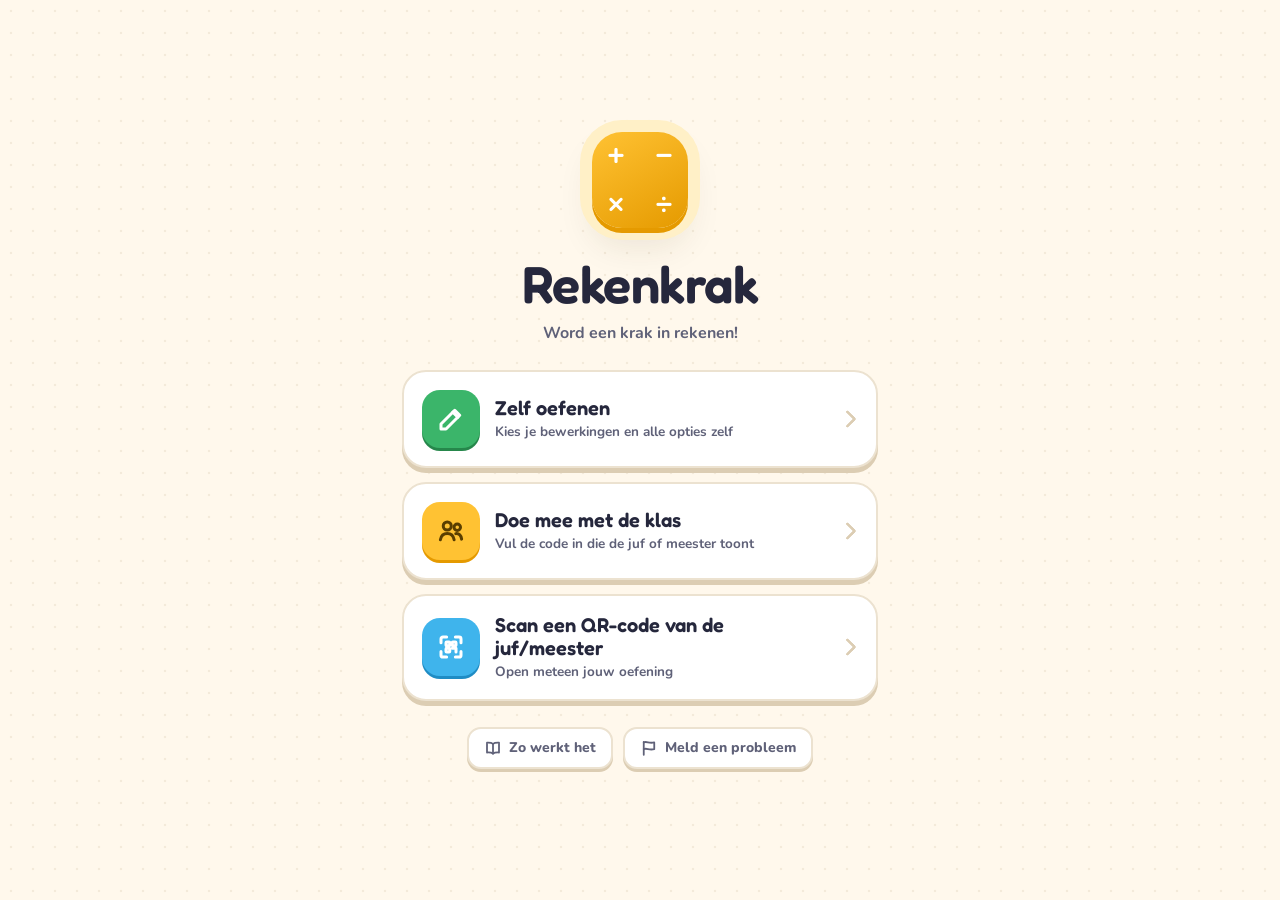
<file: index.html>
<!DOCTYPE html>
<html lang="nl" data-krak="reken">
<head>
<meta charset="utf-8">
<meta name="viewport" content="width=device-width, initial-scale=1, viewport-fit=cover, maximum-scale=1">
<title>Rekenkrak — rekenen oefenen voor de lagere school | Oefenkrak</title>
<meta name="description" content="Gratis rekenen oefenen voor de lagere school: optellen, aftrekken, maaltafels, deeltafels en splitsen. Zelf oefenen of meedoen met de klas via code of QR-code.">
<link rel="canonical" href="https://oefenkrak.be/rekenkrak/">
<meta property="og:type" content="website">
<meta property="og:site_name" content="Oefenkrak">
<meta property="og:locale" content="nl_BE">
<meta property="og:title" content="Rekenkrak — rekenen oefenen voor de lagere school | Oefenkrak">
<meta property="og:description" content="Gratis rekenen oefenen voor de lagere school: optellen, aftrekken, maaltafels, deeltafels en splitsen. Zelf oefenen of meedoen met de klas via code of QR-code.">
<meta property="og:url" content="https://oefenkrak.be/rekenkrak/">
<meta property="og:image" content="https://oefenkrak.be/rekenkrak/icon-512.png">
<meta name="twitter:card" content="summary">
<link rel="stylesheet" href="rekenkrak.css">
<link rel="stylesheet" href="krak-design.css">
<meta name="darkreader-lock">
<link rel="preload" href="fonts/fredoka.woff2" as="font" type="font/woff2" crossorigin>
<link rel="preload" href="fonts/nunito.woff2" as="font" type="font/woff2" crossorigin>
<link rel="manifest" href="manifest.webmanifest">
<meta name="color-scheme" content="only light">
<meta name="theme-color" content="#FFC233">
<meta name="apple-mobile-web-app-capable" content="yes">
<meta name="mobile-web-app-capable" content="yes">
<meta name="apple-mobile-web-app-status-bar-style" content="default">
<meta name="apple-mobile-web-app-title" content="Rekenkrak">
<link rel="apple-touch-icon" href="apple-touch-icon.png">
<style>
/* Klassessie: naam vragen en wachten op de juf */
.naaminput{ width:100%; font:inherit; font-size:20px; padding:14px 16px; margin:14px 0 6px;
            border:2px solid rgba(0,0,0,.12); border-radius:14px; background:#fff; }
.naaminput:focus{ outline:none; border-color:#2FA8C6; }
.naamfout{ color:#B23A2A; font-weight:600; }
.bigcard--code .bigcard__ic{ background:#FFF3D6; }
.codeinput{ text-transform:uppercase; letter-spacing:.32em; text-align:center;
            font-weight:800; font-size:30px; font-family:ui-monospace,Menlo,Consolas,monospace; }
.wachtkamer{ min-height:100dvh; display:flex; flex-direction:column; align-items:center;
             justify-content:center; text-align:center; padding:32px 24px; gap:6px; }
.wachtkamer__emo{ font-size:64px; line-height:1; margin-bottom:6px; }
.wachtkamer__titel{ font-size:26px; margin:0; }
.wachtkamer__tekst{ font-size:17px; opacity:.75; margin:4px 0 22px; max-width:22em; }
.sessiebalk{ position:fixed; left:0; right:0; top:0; padding:6px 12px; font-size:13px;
             text-align:center; background:rgba(0,0,0,.06); z-index:5; }
</style>
</head>
<body>

<!-- ===================== WELKOM ===================== -->
<main class="home" id="screenHome">
  <div class="home__logo" aria-hidden="true"><span>+</span><span>−</span><span>×</span><span>÷</span></div>
  <h1 class="home__title">Rekenkrak</h1>
  <p class="home__sub">Word een krak in rekenen!</p>
  <div class="home__cards">
    <button class="bigcard bigcard--self" id="goSelf" type="button">
      <span class="bigcard__ic" aria-hidden="true"><svg viewBox="0 0 24 24" fill="none" stroke="currentColor" stroke-width="2.4" stroke-linecap="round" stroke-linejoin="round" aria-hidden="true"><path d="M4 20h4L19 9l-4-4L4 16v4z"/><path d="M13.5 6.5l4 4"/></svg></span>
      <span class="bigcard__tx"><b>Zelf oefenen</b><span>Kies je bewerkingen en alle opties zelf</span></span>
    </button>
    <button class="bigcard bigcard--code" id="goCode" type="button">
      <span class="bigcard__ic" aria-hidden="true"><svg viewBox="0 0 24 24" fill="none" stroke="currentColor" stroke-width="2.4" stroke-linecap="round" stroke-linejoin="round" aria-hidden="true"><circle cx="9" cy="8" r="3.2"/><path d="M3.5 19c.6-3.2 2.8-5 5.5-5s4.9 1.8 5.5 5"/><circle cx="17" cy="9" r="2.6"/><path d="M15.8 14.1c2.4-.2 4.2 1.5 4.7 4.4"/></svg></span>
      <span class="bigcard__tx"><b>Doe mee met de klas</b><span>Vul de code in die de juf of meester toont</span></span>
    </button>
    <button class="bigcard bigcard--scan" id="goScan" type="button">
      <span class="bigcard__ic" aria-hidden="true"><svg viewBox="0 0 24 24" fill="none" stroke="currentColor" stroke-width="2.4" stroke-linecap="round" stroke-linejoin="round" aria-hidden="true"><path d="M4 8.5v-3A1.5 1.5 0 0 1 5.5 4h3M15.5 4h3A1.5 1.5 0 0 1 20 5.5v3M20 15.5v3a1.5 1.5 0 0 1-1.5 1.5h-3M8.5 20h-3A1.5 1.5 0 0 1 4 18.5v-3"/><rect x="8" y="8" width="3" height="3" rx=".5"/><rect x="13" y="8" width="3" height="3" rx=".5"/><rect x="8" y="13" width="3" height="3" rx=".5"/><path d="M13 13h3v3"/></svg></span>
      <span class="bigcard__tx"><b>Scan een QR-code van de juf/meester</b><span>Open meteen jouw oefening</span></span>
    </button>
  </div>
  <div class="home__hulp">
    <a class="hulpknop" href="handleiding.html"><svg viewBox="0 0 24 24" fill="none" stroke="currentColor" stroke-width="2.4" stroke-linecap="round" stroke-linejoin="round" aria-hidden="true"><path d="M12 6.5C10.5 5.3 8.3 4.8 4 5v13c4.3-.2 6.5.3 8 1.5 1.5-1.2 3.7-1.7 8-1.5V5c-4.3-.2-6.5.3-8 1.5z"/><path d="M12 6.5v13"/></svg> Zo werkt het</a>
    <button class="hulpknop" type="button" data-krak-melding><svg viewBox="0 0 24 24" fill="none" stroke="currentColor" stroke-width="2.4" stroke-linecap="round" stroke-linejoin="round" aria-hidden="true"><path d="M5 21V4"/><path d="M5 4.5c4-2 7 2 14 0v9c-7 2-10-2-14 0"/></svg> Meld een probleem</button>
  </div>
</main>

<!-- ===================== SETUP (zelf oefenen) ===================== -->
<main class="setup hidden" id="screenSetup">
  <div class="setup__head">
    <button class="backbtn" id="setupBack" type="button" aria-label="Terug">←</button>
    <h2 class="setup__title">Zelf oefenen</h2>
  </div>
  <section class="panel">
    <div id="settingsHost"></div>
    <button class="btn btn--grass btn--block" id="startSelf" type="button" style="margin-top:6px;font-size:17px;padding:16px">▶ Starten</button>
  </section>
</main>

<!-- ===================== QR-SCANNER ===================== -->
<main class="scan hidden" id="screenScan">
  <video class="scan__video" id="scanVideo" playsinline muted></video>
  <div class="scan__overlay" id="scanOverlay">
    <div class="scan__msg">Richt op de QR-code<br>van de juf/meester</div>
    <div class="scan__frame"><div class="scan__corner2"></div></div>
    <div class="scan__hint" id="scanHint">Houd de code rustig in het kader</div>
  </div>
  <div class="scan__err hidden" id="scanErr">
    <div style="font-size:58px" aria-hidden="true">📷</div>
    <b id="scanErrMsg"></b>
    <span>Vraag de juf of meester om de oefening anders via de link te openen.</span>
  </div>
  <button class="scan__close" id="scanClose" type="button">← Terug</button>
  <canvas id="scanCanvas" class="hidden"></canvas>
</main>

<!-- ============ KLASSESSIE: HOE HEET JE? ============ -->
<main class="setup hidden" id="screenNaam">
  <div class="setup__head">
    <button class="backbtn" id="naamBack" type="button" aria-label="Terug">←</button>
    <h2 class="setup__title">Doe mee met de klas</h2>
  </div>
  <section class="panel">
    <div id="codeRij">
      <p class="note">Vul de code in die je juf of meester toont.</p>
      <input class="naaminput codeinput" id="codeInput" maxlength="4" autocomplete="off"
             autocapitalize="characters" spellcheck="false" placeholder="ABCD" aria-label="Code van de klas">
    </div>
    <p class="note">Hoe heet je? Je voornaam volstaat — zo weet je juf of meester wie meedoet.</p>
    <input class="naaminput" id="naamInput" maxlength="30" autocomplete="off"
           autocapitalize="words" placeholder="Bijvoorbeeld: Lars" aria-label="Je voornaam">
    <p class="note naamfout hidden" id="naamFout"></p>
    <button class="btn btn--grass btn--block" id="naamOk" type="button" style="font-size:17px;padding:16px">Doe mee</button>
  </section>
</main>

<!-- ============ KLASSESSIE: WACHTEN ============ -->
<main class="wachtkamer hidden" id="screenWacht">
  <div class="wachtkamer__emo" id="wachtEmo">⏳</div>
  <h2 class="wachtkamer__titel" id="wachtTitel">Even wachten</h2>
  <p class="wachtkamer__tekst" id="wachtTekst">De juf of meester zet de oefening klaar.</p>
  <button class="btn btn--ghost" id="wachtWeg" type="button">Sessie verlaten</button>
</main>

<!-- ===================== SPELER ===================== -->
<main class="play hidden" id="screenPlay">
  <div class="play__top">
    <div class="stars"><span class="s" id="starIcon">★</span><span id="starCount">0</span></div>
    <div class="prog"><div class="prog__fill" id="progFill"></div></div>
    <button class="iconbtn" id="soundBtn" type="button" title="Geluid aan/uit" aria-label="Geluid aan of uit">🔊</button>
    <button class="iconbtn" id="quitBtn" type="button" title="Stoppen" aria-label="Stoppen">✕</button>
  </div>
  <div class="stage" id="stage">
    <div class="ring">
      <svg viewBox="0 0 220 142" aria-hidden="true">
        <rect class="ring__track" x="8" y="8" width="204" height="126" rx="26"></rect>
        <rect class="ring__bar" id="ringBar" x="8" y="8" width="204" height="126" rx="26"></rect>
      </svg>
      <div class="eq" id="eq"></div>
    </div>
    <div id="input"></div>
  </div>
</main>
<main class="play hidden" id="screenDone"><div class="results" id="resultsBox"></div></main>

<div class="splash" id="splash" aria-live="polite">
  <div class="splash__card">
    <div class="splash__emo" id="splashEmo">🎉</div>
    <div class="splash__txt" id="splashTxt">Goed zo!</div>
    <div class="splash__hint" id="splashHint"></div>
  </div>
</div>
<div id="glow"></div>
<canvas id="confetti"></canvas>

<script src="jsqr.js"></script>
<script src="krak-config.js"></script>
<script src="krak-sessie.js"></script>
<script src="krak-melding.js"></script>
<script src="engine.js"></script>
<script>
(function(){
"use strict";
var $=function(s){return document.querySelector(s);};
var SETUP = MK.defaults();
var K_AAN = (typeof KrakSessie!=="undefined" && KrakSessie.ingesteld());
var sessieCode = K_AAN ? KrakSessie.codeUitHash() : null;
var stopOpdracht = null;

function hideAll(){ ["#screenHome","#screenSetup","#screenScan","#screenPlay","#screenDone","#screenNaam","#screenWacht"].forEach(function(id){ $(id).classList.add("hidden"); }); }
function showHome(){ hideAll(); document.body.style.background=""; $("#screenHome").classList.remove("hidden"); window.scrollTo(0,0); }
function goHome(){ stopScan(); if(location.hash){ history.replaceState(null,"",location.pathname+location.search); } showHome(); }
function showSetup(){ MK.resumeAudio(); hideAll(); $("#screenSetup").classList.remove("hidden"); window.scrollTo(0,0); }

MK.makeSettings($("#settingsHost"), SETUP, function(){});
MK.setOnExit(function(){
  var d = sessieCode && KrakSessie.deelname(sessieCode);
  if(d) toonWacht("Goed gedaan, "+d.voornaam+"!", "Wacht op de volgende oefening.", "🌟");
  else goHome();
});


/* Terugkeer-regels: bij "Zelf oefenen" kan het kind altijd terug naar het
   hoofdmenu; bij een oefening van de juf/meester (QR of link) pas als de
   oefening helemaal is afgerond. Uitzondering: bij een oneindige oefening
   (∞) blijft de knop zichtbaar, anders kan het kind nooit meer stoppen. */
function setQuit(visible){ $("#quitBtn").classList.toggle("hidden", !visible); }
$("#goSelf").onclick=showSetup;
$("#goScan").onclick=startScan;
$("#setupBack").onclick=showHome;
$("#startSelf").onclick=function(){ setQuit(true); MK.startGame(JSON.parse(JSON.stringify(SETUP))); };
$("#scanClose").onclick=goHome;
$("#soundBtn").onclick=function(){ MK.toggleSound(); };
$("#quitBtn").onclick=goHome;

/* ---------- QR-scanner ---------- */
var scanStream=null, scanRAF=null, scanVideo, scanCanvas, scanCtx;
function startScan(){
  MK.resumeAudio(); hideAll(); $("#screenScan").classList.remove("hidden");
  $("#scanErr").classList.add("hidden"); $("#scanOverlay").classList.remove("hidden");
  $("#scanHint").textContent="Houd de code rustig in het kader";
  scanVideo=$("#scanVideo"); scanCanvas=$("#scanCanvas"); scanCtx=scanCanvas.getContext("2d",{willReadFrequently:true});
  if(!navigator.mediaDevices || !navigator.mediaDevices.getUserMedia || !window.jsQR){ return scanError("Scannen werkt hier niet."); }
  navigator.mediaDevices.getUserMedia({video:{facingMode:{ideal:"environment"}},audio:false})
    .then(function(stream){ scanStream=stream; scanVideo.srcObject=stream; scanVideo.setAttribute("playsinline",""); return scanVideo.play(); })
    .then(function(){ scanRAF=requestAnimationFrame(scanLoop); })
    .catch(function(err){
      var msg=(err&&(err.name==="NotAllowedError"||err.name==="SecurityError"))? "Geef toestemming voor de camera om te kunnen scannen." : "De camera kon niet starten.";
      scanError(msg);
    });
}
function scanLoop(){
  if(!scanStream) return;
  if(scanVideo.readyState===scanVideo.HAVE_ENOUGH_DATA){
    var w=scanVideo.videoWidth, h=scanVideo.videoHeight;
    if(w&&h){
      scanCanvas.width=w; scanCanvas.height=h; scanCtx.drawImage(scanVideo,0,0,w,h);
      var img; try{ img=scanCtx.getImageData(0,0,w,h); }catch(e){ img=null; }
      if(img){
        var code=jsQR(img.data,w,h,{inversionAttempts:"dontInvert"});
        if(code && code.data){
          var sc = (typeof KrakSessie!=="undefined") ? KrakSessie.codeUitHash(code.data) : null;
          if(sc){ if(navigator.vibrate) navigator.vibrate(60); stopScan(); sessieCode=sc; startSessie(); return; }
          var cfg=MK.parseParams(code.data);
          if(cfg){ cfg.session="self"; if(navigator.vibrate) navigator.vibrate(60); stopScan(); setQuit(cfg.count===0); MK.startGame(cfg); return; }
          else { $("#scanHint").textContent="Dat is geen Rekenkrak-code 🤔"; }
        }
      }
    }
  }
  scanRAF=requestAnimationFrame(scanLoop);
}
function stopScan(){
  if(scanRAF){ cancelAnimationFrame(scanRAF); scanRAF=null; }
  if(scanStream){ scanStream.getTracks().forEach(function(t){t.stop();}); scanStream=null; }
  if(scanVideo){ scanVideo.srcObject=null; }
  $("#screenScan").classList.add("hidden");
}
function scanError(msg){ $("#scanErrMsg").textContent=msg; $("#scanOverlay").classList.add("hidden"); $("#scanErr").classList.remove("hidden"); }

/* ---------- service worker ---------- */
if("serviceWorker" in navigator){ window.addEventListener("load",function(){ navigator.serviceWorker.register("sw.js").catch(function(){}); }); }

/* ---------- klassessie ----------
   Zit er een sessiecode in de link (of in de gescande QR), dan bepaalt de
   juf of meester wat er geoefend wordt. Het toestel vraagt elke twee
   seconden of er een nieuwe oefening klaarstaat en schakelt dan mee over. */
function toonNaam(fout){
  hideAll(); $("#screenNaam").classList.remove("hidden");
  var kenCode = !!sessieCode;
  $("#codeRij").classList.toggle("hidden", kenCode);
  var f=$("#naamFout");
  if(fout){ f.textContent=fout; f.classList.remove("hidden"); } else f.classList.add("hidden");
  window.scrollTo(0,0);
  setTimeout(function(){
    try{ (kenCode? $("#naamInput") : $("#codeInput")).focus(); }catch(e){}
  }, 60);
}
function toonWacht(titel, tekst, emo){
  hideAll(); $("#screenWacht").classList.remove("hidden");
  $("#wachtEmo").textContent = emo || "⏳";
  $("#wachtTitel").textContent = titel;
  $("#wachtTekst").textContent = tekst || "";
  window.scrollTo(0,0);
}
function startSessie(){
  if(!sessieCode) return showHome();
  if(KrakSessie.deelname(sessieCode)) volgSessie(); else toonNaam("");
}
function volgSessie(){
  var d = KrakSessie.deelname(sessieCode);
  if(!d) return toonNaam("");
  function wachten(){ toonWacht("Hallo "+d.voornaam+"!", "Wacht even — de juf of meester zet de oefening klaar."); }
  wachten();
  if(stopOpdracht) stopOpdracht();
  stopOpdracht = KrakSessie.volgOpdracht(function(st){
    if(!st.gevonden){ MK.setSessieRonde(0); return toonWacht("Deze code werkt niet meer", "Vraag je juf of meester om een nieuwe.", "🤔"); }
    if(!st.actief){  MK.setSessieRonde(0); return toonWacht("Tot de volgende keer!", "De juf of meester heeft de oefeningen afgesloten.", "👋"); }
    if(!st.nummer){  MK.setSessieRonde(0); return wachten(); }
    var cfg = MK.parseParams(st.config);
    if(!cfg){ return toonWacht("Hmm", "Deze oefening kan ik niet openen.", "🤔"); }
    KrakSessie.spoel();               /* stand van de vorige oefening nog wegschrijven */
    cfg.session = "self";
    MK.setSessieRonde(st.nummer);
    hideAll(); setQuit(false);
    MK.startGame(cfg);
  }, 2000);
}
$("#naamOk").onclick=function(){
  if(!sessieCode){
    var ingetikt=($("#codeInput").value||"").trim().toUpperCase();
    if(!/^[A-Z0-9]{4}$/.test(ingetikt)) return toonNaam("De code bestaat uit vier tekens, bijvoorbeeld ABCD.");
    sessieCode=ingetikt;
  }
  var naam=($("#naamInput").value||"").trim();
  if(!naam) return toonNaam("Vul ook je voornaam in.");
  var knop=this; knop.disabled=true;
  KrakSessie.join(sessieCode, naam)
    .then(function(){
      /* code in de adresbalk: dan blijft het kind in de sessie na een verversing */
      try{ if(!KrakSessie.codeUitHash()) location.hash="ls="+sessieCode; }catch(e){}
      volgSessie();
    })
    .catch(function(f){
      var uitLink = !!KrakSessie.codeUitHash();
      if(f.message==="sessie_niet_gevonden" && !uitLink) sessieCode=null;  /* code opnieuw laten intikken */
      toonNaam(f.message==="sessie_niet_gevonden" ? "Die code kennen we niet (meer). Kijk nog eens goed."
             : f.message==="ongeldige_voornaam"   ? "Vul ook je voornaam in."
             : "Meedoen lukte niet. Probeer het nog eens.");
    })
    .then(function(){ knop.disabled=false; });
};
$("#naamInput").addEventListener("keydown", function(e){ if(e.key==="Enter") $("#naamOk").click(); });
$("#codeInput").addEventListener("keydown", function(e){ if(e.key==="Enter") $("#naamInput").focus(); });
$("#naamBack").onclick=function(){ if(!KrakSessie.codeUitHash()) sessieCode=null; goHome(); };
$("#goCode").onclick=function(){
  if(!K_AAN){ return alert("Live sessies zijn hier nog niet ingesteld."); }
  MK.resumeAudio(); sessieCode=null; $("#codeInput").value=""; $("#naamInput").value=""; toonNaam("");
};
$("#wachtWeg").onclick=function(){
  if(stopOpdracht){ stopOpdracht(); stopOpdracht=null; }
  KrakSessie.verlaat(sessieCode);
  MK.setSessieRonde(0);
  sessieCode=null;
  goHome();
};

/* ---------- opstarten ---------- */
if(!K_AAN) $("#goCode").classList.add("hidden");
if(sessieCode){ startSessie(); }
else {
  var cfg=MK.parseParams(location.hash);
  if(cfg){ cfg.session="self"; setQuit(cfg.count===0); MK.startGame(cfg); } else { showHome(); }
}
})();
</script>
</body>
</html>
</file>
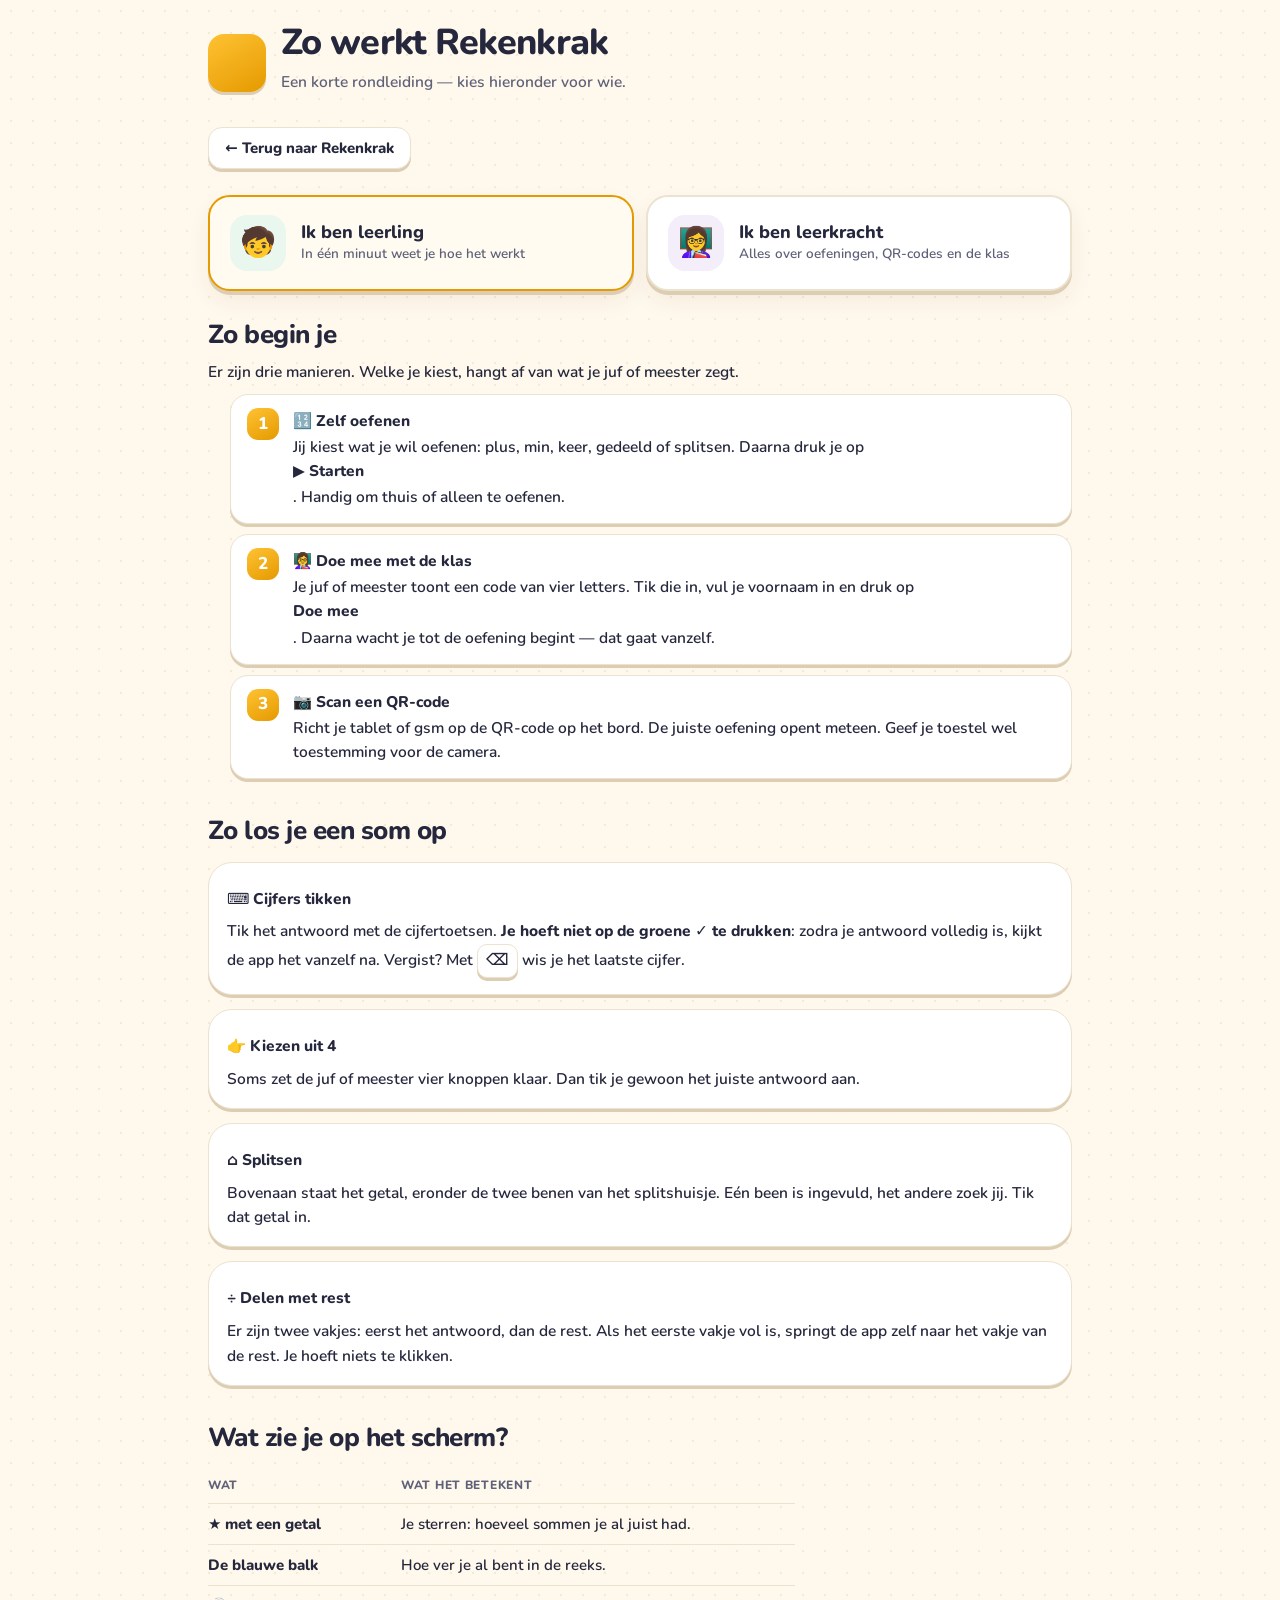
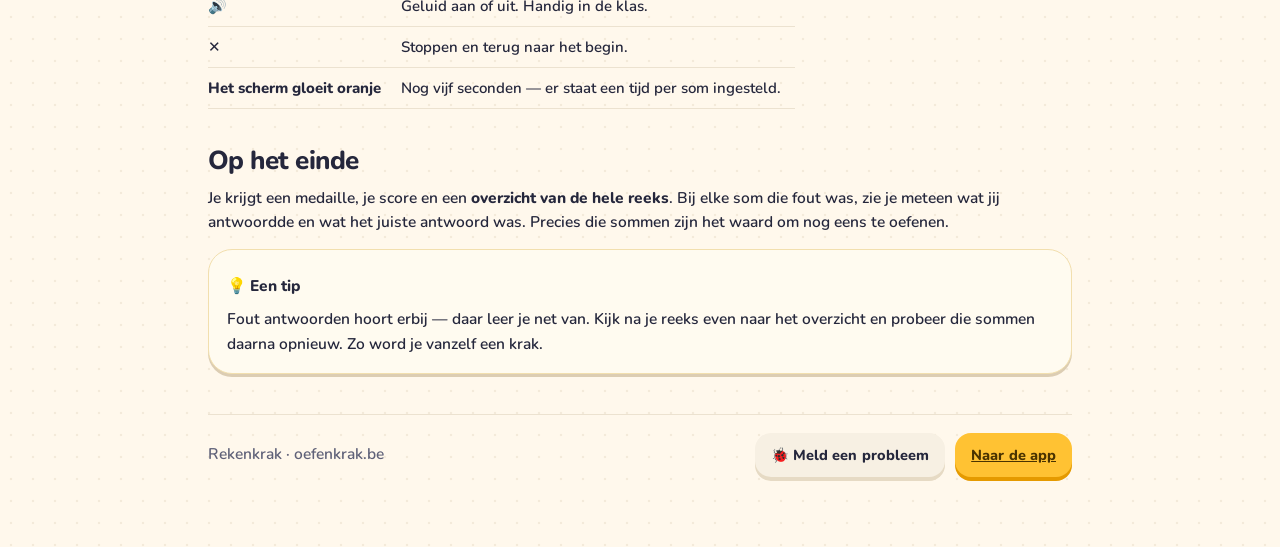
<file: handleiding.html>
<!DOCTYPE html>
<html lang="nl" data-krak="reken">
<head>
<meta charset="utf-8">
<meta name="viewport" content="width=device-width, initial-scale=1, viewport-fit=cover">
<title>Rekenkrak · handleiding | Oefenkrak</title>
<meta name="description" content="Zo werkt Rekenkrak — de handleiding voor leerlingen en leerkrachten: zelf oefenen, samen oefenen in de klas en live sessies.">
<link rel="canonical" href="https://oefenkrak.be/rekenkrak/handleiding.html">
<meta property="og:type" content="website">
<meta property="og:site_name" content="Oefenkrak">
<meta property="og:locale" content="nl_BE">
<meta property="og:title" content="Rekenkrak · handleiding | Oefenkrak">
<meta property="og:description" content="Zo werkt Rekenkrak — de handleiding voor leerlingen en leerkrachten: zelf oefenen, samen oefenen in de klas en live sessies.">
<meta property="og:url" content="https://oefenkrak.be/rekenkrak/handleiding.html">
<meta property="og:image" content="https://oefenkrak.be/rekenkrak/icon-512.png">
<meta name="twitter:card" content="summary">
<link rel="stylesheet" href="rekenkrak.css">
<link rel="stylesheet" href="krak-design.css">
<meta name="darkreader-lock">
<meta name="color-scheme" content="only light">
<meta name="theme-color" content="#FFC233">
<style>
/* De handleiding leunt op rekenkrak.css en voegt alleen toe wat ze zelf nodig heeft. */
.hl{max-width:900px;margin:0 auto;padding:22px 18px 70px}
.hl__head{display:flex;align-items:center;gap:15px;margin:2px 0 6px}
.hl__head .logo{width:58px;height:58px}
.hl__titel{font-size:clamp(26px,5vw,36px);font-weight:800;letter-spacing:-.025em;margin:0;line-height:1.05}
.hl__sub{margin:4px 0 0;color:var(--ink-soft);font-weight:600;font-size:15px}
.hl__terug{display:inline-flex;align-items:center;gap:8px;margin:18px 0 20px;padding:10px 16px;
  border-radius:14px;background:var(--card);border:1px solid var(--line);box-shadow:var(--shadow-sm);
  font-weight:800;font-size:15px;color:inherit;text-decoration:none}
.hl__terug:active{transform:translateY(1px)}

/* wie ben je? */
.hl__wie{display:grid;grid-template-columns:1fr;gap:12px;margin:6px 0 26px}
@media(min-width:620px){.hl__wie{grid-template-columns:1fr 1fr}}
.wiekaart{display:flex;align-items:center;gap:15px;text-align:left;width:100%;padding:18px 20px;
  border-radius:22px;background:var(--card);border:2px solid var(--line);box-shadow:var(--shadow);
  transition:transform .1s,border-color .15s}
.wiekaart:active{transform:translateY(2px) scale(.995)}
.wiekaart[aria-pressed="true"]{border-color:var(--sun-deep);background:#FFFBF0}
.wiekaart__ic{width:56px;height:56px;border-radius:17px;flex:none;display:grid;place-items:center;font-size:29px;background:#EAF7EE}
.wiekaart--lk .wiekaart__ic{background:#F3EEFA}
.wiekaart__tx b{display:block;font-size:18px;font-weight:800;line-height:1.15}
.wiekaart__tx span{display:block;font-size:13.5px;color:var(--ink-soft);font-weight:600;margin-top:2px}

/* inhoud */
.deel[hidden]{display:none}
.hl h2{font-size:clamp(21px,3.6vw,26px);font-weight:800;letter-spacing:-.02em;margin:34px 0 4px;
  scroll-margin-top:16px}
.hl h2:first-of-type{margin-top:10px}
.hl h3{font-size:17.5px;font-weight:800;margin:20px 0 6px}
.hl p{line-height:1.6;font-size:15.5px;margin:8px 0}
.hl ul,.hl ol{line-height:1.6;font-size:15.5px;padding-left:22px;margin:8px 0}
.hl li{margin:5px 0}
.hl b,.hl strong{font-weight:800}

.kaart{background:var(--card);border:1px solid var(--line);border-radius:var(--round);
  box-shadow:var(--shadow-sm);padding:16px 18px;margin:14px 0}
.kaart--tip{background:#FFFBF0;border-color:#F2DFAE}
.kaart--let{background:#F3EEFA;border-color:#DDD1EE}
.kaart__kop{display:flex;align-items:center;gap:9px;font-weight:800;font-size:16px;margin:0 0 4px}
.kaart p:last-child,.kaart ul:last-child,.kaart ol:last-child{margin-bottom:0}

.stappen{list-style:none;padding:0;margin:14px 0;counter-reset:s}
.stappen li{counter-increment:s;position:relative;padding:14px 16px 14px 62px;margin:10px 0;
  background:var(--card);border:1px solid var(--line);border-radius:18px;box-shadow:var(--shadow-sm);
  font-size:15.5px;line-height:1.55}
.stappen li::before{content:counter(s);position:absolute;left:16px;top:13px;width:32px;height:32px;
  border-radius:11px;background:linear-gradient(150deg,var(--sun),var(--sun-deep));color:#fff;
  font-weight:800;font-size:17px;display:grid;place-items:center}
.stappen li b{display:block;margin-bottom:2px}

.tabel{width:100%;border-collapse:collapse;margin:12px 0;font-size:15px;display:block;overflow-x:auto}
.tabel th,.tabel td{text-align:left;padding:10px 14px 10px 0;border-bottom:1px solid var(--line);vertical-align:top}
.tabel th{font-size:12px;text-transform:uppercase;letter-spacing:.06em;color:var(--ink-soft);font-weight:800}
.tabel td:first-child{font-weight:800;white-space:nowrap;padding-right:20px}

.merk{display:inline-block;background:#F2EADB;border-radius:8px;padding:1px 8px;font-weight:800;font-size:14px;
  white-space:nowrap}
.merk--l1{background:#EAF7EE;color:var(--grass-deep)}
.merk--nieuw{background:#FDEDEF;color:var(--berry-deep)}

.toets{display:inline-grid;place-items:center;min-width:34px;height:34px;padding:0 8px;border-radius:10px;
  background:#fff;border:1px solid var(--line);box-shadow:var(--shadow-sm);font-weight:800;font-size:16px;
  vertical-align:middle}

.vraag{border-top:1px solid var(--line);padding:12px 0}
.vraag summary{cursor:pointer;font-weight:800;font-size:16px;padding:2px 0;list-style:none}
.vraag summary::-webkit-details-marker{display:none}
.vraag summary::before{content:"▸";display:inline-block;width:20px;color:var(--sun-deep);
  transition:transform .15s}
.vraag[open] summary::before{transform:rotate(90deg)}
.vraag p{margin:6px 0 2px 20px}

.voet{margin-top:40px;padding-top:18px;border-top:1px solid var(--line);display:flex;flex-wrap:wrap;
  gap:12px;align-items:center;justify-content:space-between}
.voet__tx{font-size:14px;color:var(--ink-soft);font-weight:600;margin:0}

@media print{
  .hl__wie,.hl__terug,.voet button{display:none}
  .deel[hidden]{display:block !important}
  .kaart,.stappen li{box-shadow:none}
}
</style>
</head>
<body>

<main class="hl">

  <header class="hl__head">
    <div class="logo" aria-hidden="true"></div>
    <div>
      <h1 class="hl__titel">Zo werkt Rekenkrak</h1>
      <p class="hl__sub">Een korte rondleiding — kies hieronder voor wie.</p>
    </div>
  </header>

  <a class="hl__terug" href="index.html">← Terug naar Rekenkrak</a>

  <div class="hl__wie" role="group" aria-label="Voor wie is deze handleiding?">
    <button class="wiekaart wiekaart--ll" id="wieLeerling" type="button" aria-pressed="true" aria-controls="deelLeerling">
      <span class="wiekaart__ic" aria-hidden="true">🧒</span>
      <span class="wiekaart__tx"><b>Ik ben leerling</b><span>In één minuut weet je hoe het werkt</span></span>
    </button>
    <button class="wiekaart wiekaart--lk" id="wieLeerkracht" type="button" aria-pressed="false" aria-controls="deelLeerkracht">
      <span class="wiekaart__ic" aria-hidden="true">👩‍🏫</span>
      <span class="wiekaart__tx"><b>Ik ben leerkracht</b><span>Alles over oefeningen, QR-codes en de klas</span></span>
    </button>
  </div>

  <!-- ============================ LEERLINGEN ============================ -->
  <section class="deel" id="deelLeerling" aria-labelledby="wieLeerling">

    <h2 id="ll-start">Zo begin je</h2>
    <p>Er zijn drie manieren. Welke je kiest, hangt af van wat je juf of meester zegt.</p>

    <ol class="stappen">
      <li><b>🔢 Zelf oefenen</b>
        Jij kiest wat je wil oefenen: plus, min, keer, gedeeld of splitsen. Daarna druk je op
        <b>▶ Starten</b>. Handig om thuis of alleen te oefenen.</li>
      <li><b>👩‍🏫 Doe mee met de klas</b>
        Je juf of meester toont een code van vier letters. Tik die in, vul je voornaam in en druk op
        <b>Doe mee</b>. Daarna wacht je tot de oefening begint — dat gaat vanzelf.</li>
      <li><b>📷 Scan een QR-code</b>
        Richt je tablet of gsm op de QR-code op het bord. De juiste oefening opent meteen.
        Geef je toestel wel toestemming voor de camera.</li>
    </ol>

    <h2 id="ll-spelen">Zo los je een som op</h2>

    <div class="kaart">
      <p class="kaart__kop">⌨️ Cijfers tikken</p>
      <p>Tik het antwoord met de cijfertoetsen. <b>Je hoeft niet op de groene ✓ te drukken</b>:
        zodra je antwoord volledig is, kijkt de app het vanzelf na. Vergist? Met
        <span class="toets">⌫</span> wis je het laatste cijfer.</p>
    </div>

    <div class="kaart">
      <p class="kaart__kop">👉 Kiezen uit 4</p>
      <p>Soms zet de juf of meester vier knoppen klaar. Dan tik je gewoon het juiste antwoord aan.</p>
    </div>

    <div class="kaart">
      <p class="kaart__kop">⌂ Splitsen</p>
      <p>Bovenaan staat het getal, eronder de twee benen van het splitshuisje. Eén been is ingevuld,
        het andere zoek jij. Tik dat getal in.</p>
    </div>

    <div class="kaart">
      <p class="kaart__kop">÷ Delen met rest</p>
      <p>Er zijn twee vakjes: eerst het antwoord, dan de rest. Als het eerste vakje vol is,
        springt de app zelf naar het vakje van de rest. Je hoeft niets te klikken.</p>
    </div>

    <h2 id="ll-scherm">Wat zie je op het scherm?</h2>
    <table class="tabel">
      <tr><th>Wat</th><th>Wat het betekent</th></tr>
      <tr><td>★ met een getal</td><td>Je sterren: hoeveel sommen je al juist had.</td></tr>
      <tr><td>De blauwe balk</td><td>Hoe ver je al bent in de reeks.</td></tr>
      <tr><td>🔊</td><td>Geluid aan of uit. Handig in de klas.</td></tr>
      <tr><td>✕</td><td>Stoppen en terug naar het begin.</td></tr>
      <tr><td>Het scherm gloeit oranje</td><td>Nog vijf seconden — er staat een tijd per som ingesteld.</td></tr>
    </table>

    <h2 id="ll-einde">Op het einde</h2>
    <p>Je krijgt een medaille, je score en een <b>overzicht van de hele reeks</b>. Bij elke som die
      fout was, zie je meteen wat jij antwoordde en wat het juiste antwoord was. Precies die
      sommen zijn het waard om nog eens te oefenen.</p>

    <div class="kaart kaart--tip">
      <p class="kaart__kop">💡 Een tip</p>
      <p>Fout antwoorden hoort erbij — daar leer je net van. Kijk na je reeks even naar het overzicht
        en probeer die sommen daarna opnieuw. Zo word je vanzelf een krak.</p>
    </div>

  </section>

  <!-- ============================ LEERKRACHTEN ============================ -->
  <section class="deel" id="deelLeerkracht" hidden aria-labelledby="wieLeerkracht">

    <h2 id="lk-kort">In het kort</h2>
    <p>Rekenkrak heeft twee pagina's. De <b>leerlingapp</b> (<code>index.html</code>) is wat de kinderen
      zien. De <b>leerkrachtpagina</b> (<code>leerkracht.html</code>) is jouw werkplek: daar stel je een
      oefening samen, deel je ze, en volg je de klas.</p>

    <div class="kaart">
      <p class="kaart__kop">🎯 Drie manieren om te werken</p>
      <ul>
        <li><b>Een oefening delen</b> — je stelt iets samen en geeft de QR-code of de link mee. Kinderen
          oefenen zelfstandig, op hun eigen tempo. Geen account nodig.</li>
        <li><b>Samen oefenen op het digibord</b> — één som tegelijk, groot in beeld, de klas denkt mee.</li>
        <li><b>Een live sessie</b> — je stuurt oefening na oefening naar de klas en volgt live wie waar zit.
          Hiervoor meld jij je aan; de leerlingen niet.</li>
      </ul>
    </div>

    <h2 id="lk-oefening">Een oefening samenstellen</h2>
    <p>Alles gebeurt in de linkerkolom van de leerkrachtpagina. Je hoeft niets op te slaan: de QR-code
      en de link rechts veranderen mee terwijl je klikt.</p>

    <h3>Oefenmodus</h3>
    <p><b>🧒 Zelf oefenen</b> maakt een oefening voor op een tablet of gsm. <b>👩‍🏫 Samen oefenen</b> maakt
      er een digibordversie van: grote cijfers, één som per keer, en een knop <i>Toon antwoord</i>.</p>

    <h3>Leerjaar en graad</h3>
    <p>De eerste keuze bepaalt meteen een passend bereik, zodat je zelden iets moet bijstellen.</p>
    <table class="tabel">
      <tr><th>Keuze</th><th>Voor wie</th><th>Wat het instelt</th></tr>
      <tr><td><span class="merk merk--l1">L1</span></td><td>Eerste leerjaar</td><td>Getallen tot 10, tafels 2·5·10</td></tr>
      <tr><td><span class="merk merk--l1">L2</span></td><td>Tweede leerjaar</td><td>Getallen tot 20, tafels 2·5·10</td></tr>
      <tr><td><span class="merk">2e graad</span></td><td>L3 – L4</td><td>Getallen tot 100</td></tr>
      <tr><td><span class="merk">3e graad</span></td><td>L5 – L6</td><td>Getallen tot 1000</td></tr>
    </table>
    <div class="kaart kaart--tip">
      <p class="kaart__kop">🆕 Nieuw voor het eerste leerjaar</p>
      <p>Bij <b>L1</b> verschijnen er twee extra keuzes die je elders niet ziet: een bereik
        <span class="merk merk--nieuw">tot 6</span> en <span class="merk merk--nieuw">tot 10</span> bij
        plus en min, en dezelfde twee bij het splitsen. Splitsen <i>tot 6</i> of <i>tot 10</i> splitst
        telkens een willekeurig getal in dat bereik — precies de oefening van het begin van L1.
        Kies je een ander leerjaar, dan verdwijnen die opties en zet de app het bereik weer passend.</p>
    </div>

    <h3>Onderdeel en onderwerpen</h3>
    <p>Kies één van de vijf leergebieden. Bij <b>Bewerkingen</b> stel je zelf de sommen samen; bij de vier
      andere vink je onderwerpen aan uit de leerlijn van die graad.</p>
    <table class="tabel">
      <tr><th>Onderdeel</th><th>Wat je erin vindt</th></tr>
      <tr><td>+−×÷ Bewerkingen</td><td>Plus, min, keer, gedeeld en splitsen</td></tr>
      <tr><td>123 Getallenkennis</td><td>Buurgetallen, ordenen, plaatswaarde, even of oneven, afronden, deelbaarheid</td></tr>
      <tr><td>½ Breuken &amp; komma</td><td>Deel van een getal, gelijkwaardige breuken, kommagetallen, procent, verhoudingen</td></tr>
      <tr><td>📏 Meten</td><td>Geld, lengte, gewicht, inhoud, tijd, omtrek, oppervlakte, volume, schaal</td></tr>
      <tr><td>△ Meetkunde</td><td>Vormen, zijden en hoeken, soorten hoeken, ruimtefiguren, symmetrie, driehoeken</td></tr>
    </table>
    <p>Staat er «voor deze graad zit dit onderdeel nog niet in de leerlijn», kies dan een andere graad
      of een ander onderdeel. Met <b>Alles aan</b> en <b>Alles uit</b> vink je snel.</p>

    <h3>De instellingen bij Bewerkingen</h3>
    <table class="tabel">
      <tr><th>Instelling</th><th>Wat het doet</th></tr>
      <tr><td>Bewerkingen</td><td>+ − × ÷ en splitsen. Meerdere tegelijk mag: de reeks mengt ze dan.</td></tr>
      <tr><td>Maaltafels</td><td>Welke tafels bij × en ÷ aan bod komen. Verschijnt alleen als × of ÷ aanstaat.</td></tr>
      <tr><td>Getallenbereik</td><td>Hoe groot de getallen bij + en − worden. <span class="merk merk--l1">tot 6</span> en <span class="merk merk--l1">tot 10</span> enkel bij L1.</td></tr>
      <tr><td>Splitsen van</td><td>Welke getallen gesplitst worden. Meerdere mag. <span class="merk merk--l1">tot 6</span> en <span class="merk merk--l1">tot 10</span> enkel bij L1.</td></tr>
      <tr><td>Soorten sommen</td><td>Waar het vraagteken staat: <i>5 × 7 = ?</i>, <i>? × 7 = 35</i> of <i>5 × ? = 35</i>.</td></tr>
      <tr><td>Delen met rest</td><td>Sommen als <i>38 ÷ 7 = 5 rest 3</i>. Dan kan «kiezen uit 4» niet meer.</td></tr>
      <tr><td>Tijd per som</td><td>Geen, of 3 tot 20 seconden. Het scherm gloeit de laatste vijf seconden op.</td></tr>
      <tr><td>Hoe antwoorden</td><td>Cijfers tikken, of kiezen uit vier knoppen.</td></tr>
      <tr><td>Aantal sommen</td><td>5, 10, 15, 20 of ∞ (blijft doorgaan tot je stopt).</td></tr>
    </table>

    <div class="kaart kaart--tip">
      <p class="kaart__kop">⏱️ Over de tijd per som</p>
      <p><b>3 seconden</b> is de klassieke instelling voor de maaltafels van het tweede leerjaar: dat is
        het tempo waarop de eindtermen automatisering verwachten. Voor bewerkingen waar kinderen nog
        mogen redeneren, zet je de tijd beter op <i>Geen</i>.</p>
    </div>

    <h2 id="lk-delen">De oefening delen</h2>
    <ol class="stappen">
      <li><b>QR-code</b>
        Toon hem op het digibord, of druk hem af met <b>🖨️ QR afdrukken</b> — handig als hoekwerk
        of om mee te geven naar huis.</li>
      <li><b>Link</b>
        Met <b>Kopieer</b> heb je de link voor je digitaal leerplatform of een e-mail naar de ouders.
        Alle instellingen zitten in de link zelf; er wordt niets op een server bewaard.</li>
      <li><b>Eerst zelf proberen</b>
        Met <b>▶ Probeer zelf</b> speel je de oefening zoals een kind ze krijgt. Zo merk je meteen of
        ze te makkelijk of te moeilijk is.</li>
    </ol>
    <p>Het vak <i>Samenvatting</i> onder de QR-code vat in één regel samen wat je gekozen hebt.
      Handig om snel te controleren vóór je deelt.</p>

    <h2 id="lk-samen">Samen oefenen op het digibord</h2>
    <p>Kies bij <b>Oefenmodus</b> voor <b>👩‍🏫 Samen oefenen</b> en druk op <b>▶ Probeer zelf</b>. Je krijgt
      één som groot in beeld.</p>
    <ul>
      <li>Een kind komt naar het bord en tikt het antwoord in — het klavier is groot genoeg voor vingers.</li>
      <li>Is het fout, dan mag de klas verder zoeken: de som blijft staan.</li>
      <li><b>Toon antwoord</b> geeft het antwoord prijs en zet meteen de knop <b>Volgende som</b> klaar.</li>
      <li>Met <b>←</b> ga je terug naar de vorige som.</li>
      <li>Op het toetsenbord: cijfers om in te tikken, <span class="toets">Enter</span> om na te kijken,
        <span class="toets">→</span> of <span class="toets">spatie</span> voor de volgende som.</li>
    </ul>

    <h2 id="lk-sessie">Een live sessie</h2>
    <p>Met een live sessie stuur je oefening na oefening naar alle toestellen tegelijk, en zie je meteen
      wie klaar is en waar het misloopt.</p>
    <ol class="stappen">
      <li><b>Meld je aan</b>
        Met Google of Microsoft, rechtsboven bij <i>Live sessie</i>. Alleen jij ziet zo jouw sessies.
        <b>De leerlingen hebben geen account nodig.</b></li>
      <li><b>Start de sessie</b>
        Je krijgt een code van vier letters. Toon die op het bord.</li>
      <li><b>De klas sluit aan</b>
        De kinderen kiezen <i>Doe mee met de klas</i>, tikken de code in en geven hun voornaam.
        Ze komen in een wachtkamer terecht.</li>
      <li><b>Zet een oefening klaar</b>
        Stel links iets samen en druk op <b>▶ Zet deze oefening klaar</b>. Alle toestellen schakelen
        binnen enkele seconden mee over. Zo veel rondes als je wil, elk met andere instellingen.</li>
      <li><b>Volg mee</b>
        Onderaan zie je per ronde wie meedoet, hoeveel elk kind juist had, en welke sommen fout gingen.</li>
      <li><b>Bewaar de link</b>
        Met de link onder de code bekijk je deze sessie later terug, op eender welk toestel.
        De resultaten blijven dertig dagen bewaard.</li>
    </ol>

    <div class="kaart kaart--let">
      <p class="kaart__kop">🔒 Over de gegevens van de kinderen</p>
      <p>Er wordt enkel de <b>voornaam</b> gevraagd die het kind zelf intikt, samen met het aantal juiste
        antwoorden en welke sommen fout gingen. Geen achternamen, geen e-mailadressen, geen accounts.
        Na dertig dagen verdwijnen de resultaten vanzelf.</p>
    </div>

    <h2 id="lk-vragen">Veelgestelde vragen</h2>

    <details class="vraag">
      <summary>Moeten de leerlingen iets installeren?</summary>
      <p>Nee. Rekenkrak draait in de browser. Op een tablet of gsm kan je de app wel aan het
        beginscherm toevoegen — dan opent ze als een gewone app, zonder adresbalk.</p>
    </details>

    <details class="vraag">
      <summary>Werkt het zonder internet?</summary>
      <p>Oefenen wel, zodra de pagina één keer geladen is. Een live sessie niet: daarvoor moeten de
        toestellen online zijn.</p>
    </details>

    <details class="vraag">
      <summary>Een kind kan niet terug naar het hoofdmenu.</summary>
      <p>Dat klopt en is met opzet: bij een oefening die jij deelde, verschijnt de knop ✕ pas als de
        reeks af is. Zo blijft niemand halverwege afhaken. Bij ∞ blijft de knop wél staan, anders kan
        een kind nooit stoppen.</p>
    </details>

    <details class="vraag">
      <summary>De QR-code wordt niet herkend.</summary>
      <p>Houd het toestel wat verder van het bord en zorg voor rustig licht — een digibord weerspiegelt
        snel. Lukt het niet, geef dan de link door of gebruik de klascode.</p>
    </details>

    <details class="vraag">
      <summary>Kan ik dezelfde oefening elk jaar opnieuw gebruiken?</summary>
      <p>Ja. Alle instellingen zitten in de link, dus een bewaarde link of afgedrukte QR-code blijft
        werken. De sommen zelf worden elke keer opnieuw en willekeurig gemaakt.</p>
    </details>

    <details class="vraag">
      <summary>Komt dezelfde som twee keer voor in één reeks?</summary>
      <p>Alleen als er te weinig verschillende sommen mogelijk zijn voor wat je koos — bij één
        maaltafel en twintig sommen bijvoorbeeld. Twee keer na elkaar gebeurt nooit.</p>
    </details>

    <div class="kaart kaart--tip" style="margin-top:26px">
      <p class="kaart__kop">🐞 Loopt er iets mis?</p>
      <p>Gebruik de knop <b>Meld een probleem</b> onderaan deze pagina of op het startscherm van de app.
        Een schermafbeelding erbij helpt enorm: plak ze gewoon in het tekstvak met Ctrl+V.</p>
    </div>

  </section>

  <div class="voet">
    <p class="voet__tx">Rekenkrak · oefenkrak.be</p>
    <div style="display:flex;gap:10px;flex-wrap:wrap">
      <button class="btn btn--ghost" type="button" data-krak-melding>🐞 Meld een probleem</button>
      <a class="btn btn--sun" href="index.html">Naar de app</a>
    </div>
  </div>

</main>

<script src="krak-config.js"></script>
<script src="krak-melding.js"></script>
<script>
(function(){
  "use strict";
  var knoppen = { leerling: document.getElementById("wieLeerling"),
                  leerkracht: document.getElementById("wieLeerkracht") };
  var delen   = { leerling: document.getElementById("deelLeerling"),
                  leerkracht: document.getElementById("deelLeerkracht") };

  function toon(wie, onthouden){
    Object.keys(delen).forEach(function(k){
      delen[k].hidden = (k !== wie);
      knoppen[k].setAttribute("aria-pressed", k === wie);
    });
    if(onthouden){
      try{ localStorage.setItem("krak.handleiding", wie); }catch(e){}
      if(location.hash !== "#"+wie){
        try{ history.replaceState(null, "", "#"+wie); }catch(e){}
      }
    }
  }
  knoppen.leerling.onclick   = function(){ toon("leerling", true); };
  knoppen.leerkracht.onclick = function(){ toon("leerkracht", true); };

  /* Meteen het juiste deel: uit de link (#leerkracht), anders wat je vorige keer koos. */
  var uitLink = (location.hash || "").replace("#","");
  var bewaard = null;
  try{ bewaard = localStorage.getItem("krak.handleiding"); }catch(e){}
  toon(delen[uitLink] ? uitLink : (delen[bewaard] ? bewaard : "leerling"), false);

  /* De meldknop hoort bij deze app. */
  window.KRAK_MELDING = Object.assign({ app:"rekenkrak" }, window.KRAK_MELDING||{});
})();
</script>

</body>
</html>
</file>
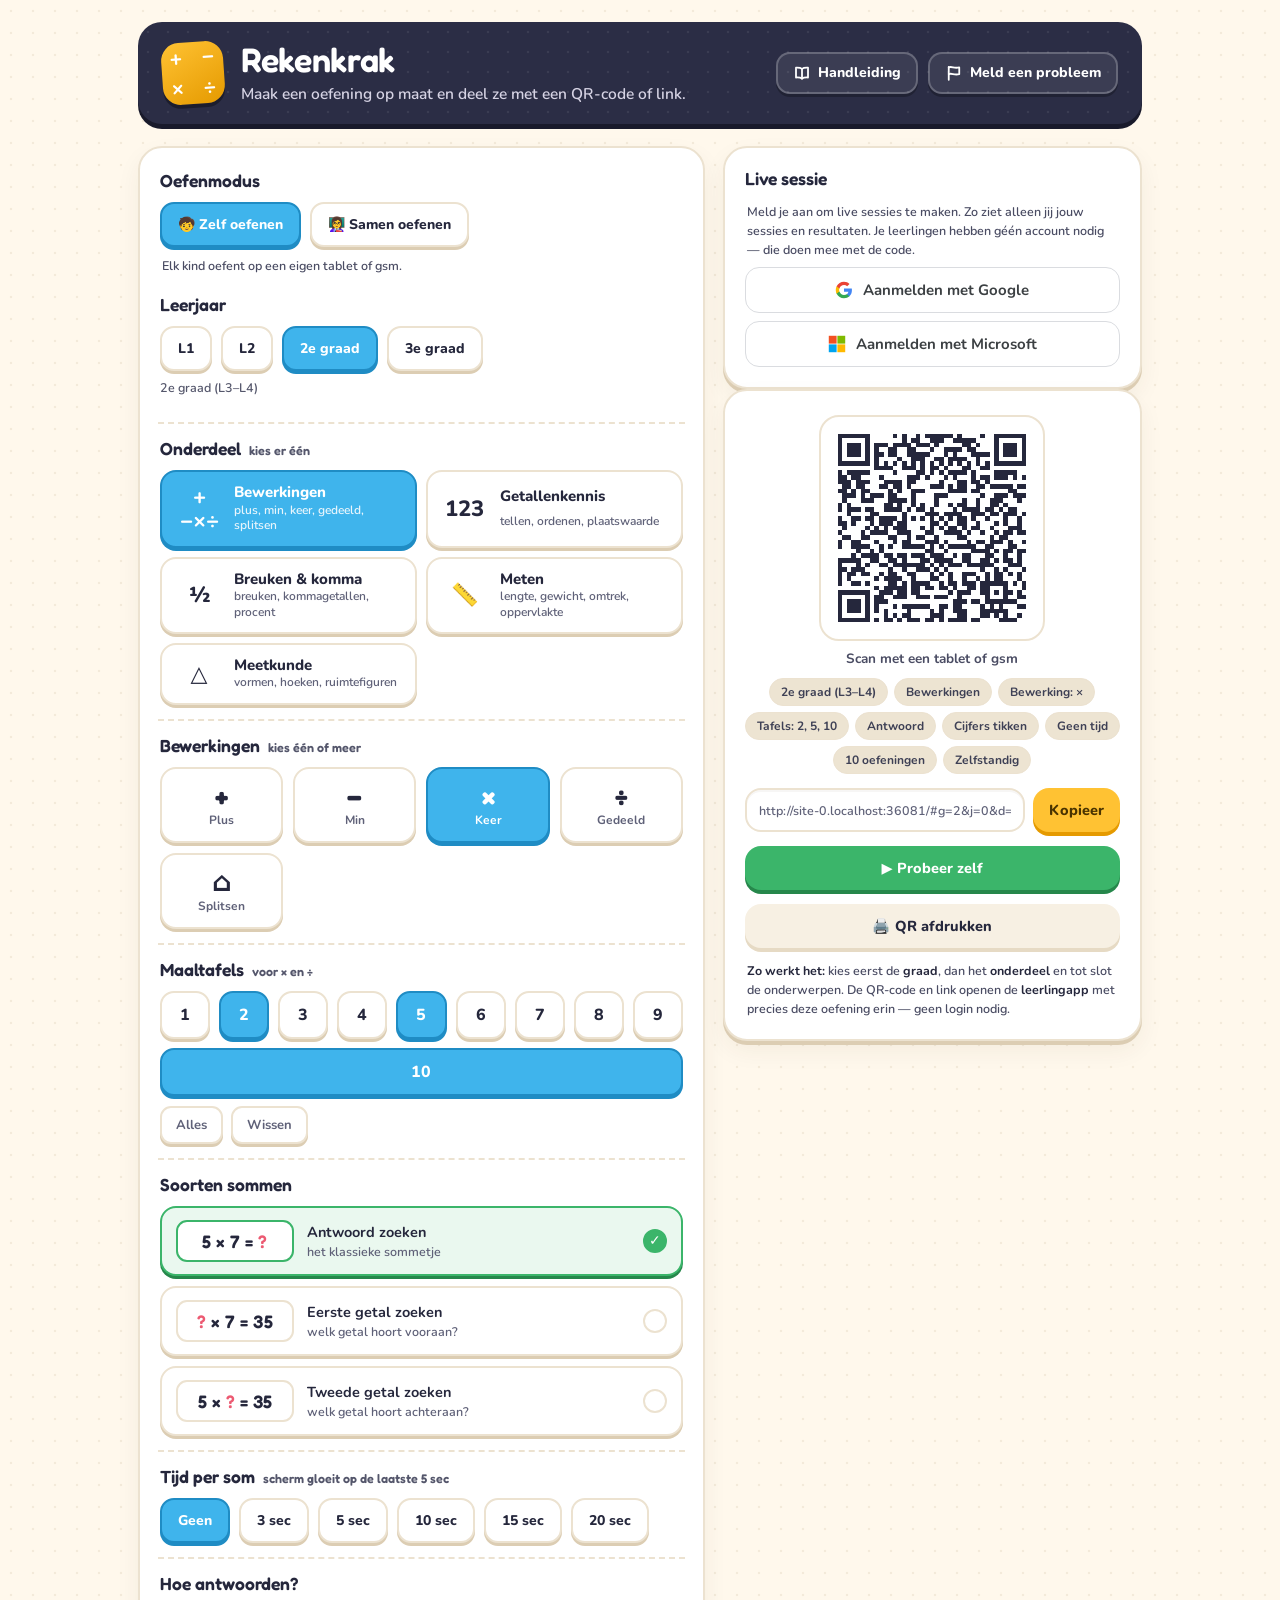
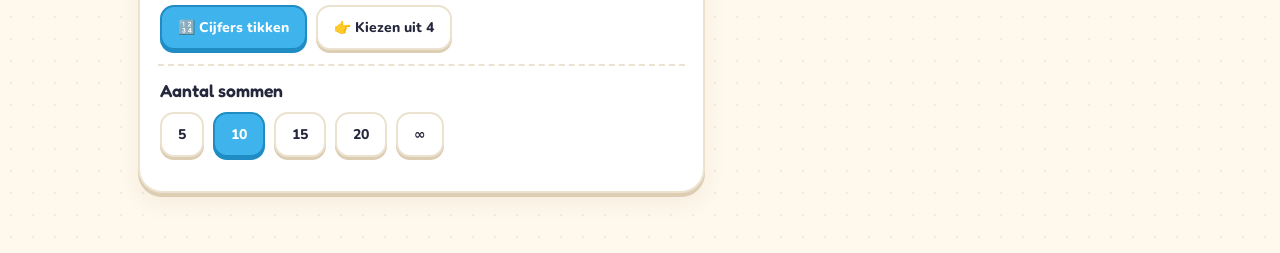
<file: leerkracht.html>
<!DOCTYPE html>
<html lang="nl" data-krak="reken">
<head>
<meta charset="utf-8">
<meta name="viewport" content="width=device-width, initial-scale=1, viewport-fit=cover">
<title>Rekenkrak voor de leerkracht — rekenoefeningen op maat | Oefenkrak</title>
<meta name="description" content="Maak gratis een rekenoefening op maat en deel ze met je klas via QR-code of link. Start een live sessie en zie meteen wie waar zit. Leerlingen hebben geen account nodig.">
<link rel="canonical" href="https://oefenkrak.be/rekenkrak/leerkracht.html">
<meta property="og:type" content="website">
<meta property="og:site_name" content="Oefenkrak">
<meta property="og:locale" content="nl_BE">
<meta property="og:title" content="Rekenkrak voor de leerkracht — rekenoefeningen op maat | Oefenkrak">
<meta property="og:description" content="Maak gratis een rekenoefening op maat en deel ze met je klas via QR-code of link. Start een live sessie en zie meteen wie waar zit. Leerlingen hebben geen account nodig.">
<meta property="og:url" content="https://oefenkrak.be/rekenkrak/leerkracht.html">
<meta property="og:image" content="https://oefenkrak.be/rekenkrak/icon-512.png">
<meta name="twitter:card" content="summary">
<link rel="stylesheet" href="rekenkrak.css">
<link rel="stylesheet" href="krak-design.css">
<meta name="darkreader-lock">
<meta name="color-scheme" content="only light">
<style>
/* Live sessie */
.sescode{ font-family:ui-monospace,Menlo,Consolas,monospace; font-size:34px; font-weight:800;
          letter-spacing:.18em; text-align:center; padding:10px 6px; border-radius:14px;
          background:rgba(47,168,198,.14); color:#14707F; margin:6px 0 10px; }
.seslijst{ list-style:none; padding:0; margin:10px 0 0; }
.seslijst li{ display:flex; align-items:center; gap:10px; justify-content:space-between;
              padding:9px 0; border-bottom:1px solid rgba(0,0,0,.08); }
.seslijst .wat b{ display:block; }
.seslijst .wat span{ font-size:13px; opacity:.65; }
.sestabel{ border-collapse:collapse; width:100%; margin-top:8px; font-size:15px; }
.sestabel th,.sestabel td{ text-align:left; padding:7px 12px 7px 0;
                           border-bottom:1px solid rgba(0,0,0,.08); vertical-align:top; }
.sestabel th{ font-size:12px; text-transform:uppercase; letter-spacing:.07em; opacity:.6; }
.sestabel .num{ font-variant-numeric:tabular-nums; }
.sestabel .klaarja{ color:#2E7D32; font-weight:700; }
.sestabel .fout{ color:#B23A2A; font-size:14px; }
.sesronde{ margin-top:16px; }
.sesronde h3{ margin:0 0 2px; font-size:17px; }
.sescfg{ font-family:ui-monospace,Menlo,Consolas,monospace; font-size:12px; opacity:.55;
         overflow-wrap:anywhere; }
.sesoud{ margin-top:12px; border-top:1px solid rgba(0,0,0,.08); padding-top:8px; }
.sesoud summary{ cursor:pointer; font-size:15px; opacity:.75; }
.btn:disabled{ opacity:.4; cursor:not-allowed; filter:grayscale(.5); }
.sesklaar{ text-align:center; font-weight:700; padding:10px 12px; border-radius:12px;
           background:rgba(0,0,0,.06); margin:6px 0 10px; }
.seswie{ display:flex; align-items:center; justify-content:space-between; gap:10px;
         font-size:13px; opacity:.75; margin-top:12px; padding-top:10px;
         border-top:1px solid rgba(0,0,0,.08); }
.seswie button{ font-size:13px; padding:4px 10px; }
/* Aanmeldknoppen met het merkteken van de aanbieder */
.idp{ display:flex; align-items:center; justify-content:center; gap:10px;
      width:100%; padding:12px 16px; margin-top:8px; cursor:pointer;
      font:inherit; font-weight:700; font-size:15px; color:#3c4043;
      background:#fff; border:1px solid #dadce0; border-radius:14px; }
.idp:hover{ background:#f7f8f8; }
.idp:active{ transform:translateY(1px); }
.idp:focus-visible{ outline:2px solid #2FA8C6; outline-offset:2px; }
.idp svg{ width:18px; height:18px; flex:none; display:block; }
.melding{ margin-top:10px; padding:10px 12px; border-radius:10px; font-size:14px;
          color:#8A2F22; background:#FDEDEA; border:1px solid #F3C6BE; }
.oudemelding{ margin-top:12px; padding:10px 12px; border-radius:10px; font-size:14px;
              background:rgba(0,0,0,.05); }
</style>
<meta name="theme-color" content="#FFC233">
</head>
<body>

<!-- ===================== GENERATOR ===================== -->
<main class="gen" id="screenGen">
  <header class="gen__head">
    <div class="logo" aria-hidden="true"><span>+</span><span>−</span><span>×</span><span>÷</span></div>
    <div>
      <h1 class="gen__title">Rekenkrak</h1>
      <p class="gen__sub">Maak een oefening op maat en deel ze met een QR-code of link.</p>
    </div>
    <div class="gen__hulp">
      <a class="hulpknop" href="handleiding.html#leerkracht"><svg viewBox="0 0 24 24" fill="none" stroke="currentColor" stroke-width="2.4" stroke-linecap="round" stroke-linejoin="round" aria-hidden="true"><path d="M12 6.5C10.5 5.3 8.3 4.8 4 5v13c4.3-.2 6.5.3 8 1.5 1.5-1.2 3.7-1.7 8-1.5V5c-4.3-.2-6.5.3-8 1.5z"/><path d="M12 6.5v13"/></svg> Handleiding</a>
      <button class="hulpknop" type="button" data-krak-melding><svg viewBox="0 0 24 24" fill="none" stroke="currentColor" stroke-width="2.4" stroke-linecap="round" stroke-linejoin="round" aria-hidden="true"><path d="M5 21V4"/><path d="M5 4.5c4-2 7 2 14 0v9c-7 2-10-2-14 0"/></svg> Meld een probleem</button>
    </div>
  </header>

  <div class="layout">
    <section class="panel" aria-label="Instellingen">
      <div class="block">
        <p class="block__label">Oefenmodus</p>
        <div class="chips" id="session">
          <button class="chip chip--wide" data-k="self" aria-pressed="true" type="button">🧒 Zelf oefenen</button>
          <button class="chip chip--wide" data-k="class" aria-pressed="false" type="button">👩‍🏫 Samen oefenen</button>
        </div>
        <p class="note" id="sessionNote" style="margin-top:10px"></p>
      </div>
      <div id="settingsHost"></div>
    </section>

    <aside class="out">
      <div class="qrcard" id="sessieKaart">
        <p class="block__label">Live sessie</p>

        <div id="sesAnoniem">
          <p class="note">Meld je aan om live sessies te maken. Zo ziet alleen jij jouw sessies en resultaten. Je leerlingen hebben géén account nodig — die doen mee met de code.</p>
          <button class="idp" id="sesLoginGoogle" type="button">
            <svg viewBox="0 0 48 48" aria-hidden="true" focusable="false">
              <path fill="#4285F4" d="M45.12 24.5c0-1.56-.14-3.06-.4-4.5H24v8.51h11.84c-.51 2.75-2.06 5.08-4.39 6.64v5.52h7.11c4.16-3.83 6.56-9.47 6.56-16.17z"/>
              <path fill="#34A853" d="M24 46c5.94 0 10.92-1.97 14.56-5.33l-7.11-5.52c-1.97 1.32-4.49 2.1-7.45 2.1-5.73 0-10.58-3.87-12.31-9.07H4.34v5.7C7.96 41.07 15.4 46 24 46z"/>
              <path fill="#FBBC05" d="M11.69 28.18C11.25 26.86 11 25.45 11 24s.25-2.86.69-4.18v-5.7H4.34C2.85 17.09 2 20.45 2 24s.85 6.91 2.34 9.88l7.35-5.7z"/>
              <path fill="#EA4335" d="M24 10.75c3.23 0 6.13 1.11 8.41 3.29l6.31-6.31C34.91 4.18 29.93 2 24 2 15.4 2 7.96 6.93 4.34 14.12l7.35 5.7c1.73-5.2 6.58-9.07 12.31-9.07z"/>
            </svg>
            <span>Aanmelden met Google</span>
          </button>
          <button class="idp" id="sesLoginMicrosoft" type="button">
            <svg viewBox="0 0 23 23" aria-hidden="true" focusable="false">
              <rect x="1"  y="1"  width="10" height="10" fill="#F25022"/>
              <rect x="12" y="1"  width="10" height="10" fill="#7FBA00"/>
              <rect x="1"  y="12" width="10" height="10" fill="#00A4EF"/>
              <rect x="12" y="12" width="10" height="10" fill="#FFB900"/>
            </svg>
            <span>Aanmelden met Microsoft</span>
          </button>
        </div>

        <div id="sesUit" class="hidden">
          <p class="note">Start een sessie en stuur oefening na oefening naar de klas. Je ziet live wie waar zit, en je kan de resultaten dertig dagen lang opnieuw bekijken.</p>
          <button class="btn btn--sun btn--block" id="sesStart" type="button">👩‍🏫 Start live sessie</button>
          <div id="sesArchief"></div>
        </div>

        <div id="sesAan" class="hidden">
          <div class="sescode" id="sesCode">····</div>
          <p class="note" id="sesStatus"></p>
          <button class="btn btn--grass btn--block" id="sesRonde" type="button">▶ Zet deze oefening klaar</button>
          <button class="btn btn--ghost btn--block" id="sesStop" type="button">Sessie beëindigen</button>
          <div class="sesklaar hidden" id="sesKlaar">✓ Deze sessie is beëindigd — je bekijkt de resultaten</div>
          <div class="linkrow" style="margin-top:10px">
            <input id="sesLink" type="text" readonly aria-label="Link om deze sessie later te bekijken">
            <button class="btn btn--sun" id="sesKopie" type="button">Kopieer</button>
          </div>
          <p class="note">Bewaar die link om deze sessie later op eender welk toestel terug te vinden.</p>
          <button class="btn btn--ghost btn--block" id="sesTerug" type="button">← Mijn sessies</button>
        </div>

        <div class="melding hidden" id="sesFout"></div>
        <div class="seswie hidden" id="sesWie">
          <span id="sesWieNaam"></span>
          <button class="btn btn--ghost" id="sesLogout" type="button">Afmelden</button>
        </div>
      </div>

      <div class="qrcard">
        <div class="qrwrap" id="qr" aria-label="QR-code"></div>
        <p class="qrcard__cap">Scan met een tablet of gsm</p>
        <div class="summary" id="summary"></div>
        <div class="linkrow">
          <input id="link" type="text" readonly aria-label="Link naar de oefening">
          <button class="btn btn--sun" id="copy" type="button">Kopieer</button>
        </div>
        <button class="btn btn--grass btn--block" id="tryit" type="button">▶ Probeer zelf</button>
        <button class="btn btn--ghost btn--block" id="printqr" type="button">🖨️ QR afdrukken</button>
        <p class="note" id="hostnote"></p>
      </div>
    </aside>
  </div>

  <section class="panel hidden" id="sesOverzicht" style="margin-top:18px"></section>
</main>

<!-- ===================== SPELER ===================== -->
<main class="play hidden" id="screenPlay">
  <div class="play__top">
    <div class="stars"><span class="s" id="starIcon">★</span><span id="starCount">0</span></div>
    <div class="prog"><div class="prog__fill" id="progFill"></div></div>
    <button class="iconbtn" id="soundBtn" type="button" title="Geluid aan/uit" aria-label="Geluid aan of uit">🔊</button>
    <button class="iconbtn" id="quitBtn" type="button" title="Stoppen" aria-label="Stoppen">✕</button>
  </div>
  <div class="stage" id="stage">
    <div class="ring">
      <svg viewBox="0 0 220 142" aria-hidden="true">
        <rect class="ring__track" x="8" y="8" width="204" height="126" rx="26"></rect>
        <rect class="ring__bar" id="ringBar" x="8" y="8" width="204" height="126" rx="26"></rect>
      </svg>
      <div class="eq" id="eq"></div>
    </div>
    <div id="input"></div>
  </div>
</main>
<main class="play hidden" id="screenDone"><div class="results" id="resultsBox"></div></main>

<div class="splash" id="splash" aria-live="polite">
  <div class="splash__card">
    <div class="splash__emo" id="splashEmo">🎉</div>
    <div class="splash__txt" id="splashTxt">Goed zo!</div>
    <div class="splash__hint" id="splashHint"></div>
  </div>
</div>
<div id="glow"></div>
<canvas id="confetti"></canvas>

<script src="qrcode.js"></script>
<script src="krak-config.js"></script>
<script src="krak-sessie.js"></script>
<script src="krak-melding.js"></script>
<script src="engine.js"></script>
<script>
(function(){
"use strict";
var $=function(s){return document.querySelector(s);};
var $$=function(s){return Array.prototype.slice.call(document.querySelectorAll(s));};
/* Terug van de aanmelding? Tokens of foutmelding uit de hash halen, vóór
   iets anders de hash probeert te lezen. */
var aanmeldFout = null;
if(typeof KrakSessie!=="undefined" && KrakSessie.ingesteld()){
  var uitkomst = KrakSessie.verwerkAanmelding();
  if(uitkomst && uitkomst.fout) aanmeldFout = uitkomst.fout;
}

var state = MK.defaults();

/* QR + link wijzen naar de leerlingapp in dezelfde map.
   Online kan dat zonder "index.html" (de server toont die vanzelf): kortere link, kleinere QR. */
function fullURL(){
  var dir = location.href.split("#")[0].replace(/[^\/]*$/, "");
  var hosted = (location.origin && location.origin!=="null");
  var u = dir + (hosted? "" : "index.html") + MK.buildHash(state);
  var ses = K && K.lopendeSessie();
  if(ses) u = K.codeInLink(u, ses.code);   /* loopt er een sessie, dan is dit de deelnamelink */
  return u;
}
function drawQR(url){
  var host=$("#qr"); host.innerHTML="";
  if(typeof qrcode==="undefined"){
    host.innerHTML='<div class="qrerr">Het bestand <b>qrcode.js</b> is niet geladen.<br>Staat het (met exact die naam) in dezelfde map als deze pagina?</div>';
    return;
  }
  var qr=null, levels=["M","L"];
  for(var i=0;i<levels.length && !qr;i++){
    try{ var q2=qrcode(0,levels[i]); q2.addData(url); q2.make(); qr=q2; }catch(e){ qr=null; }
  }
  if(!qr){ host.innerHTML='<div class="qrerr">Deze link is te lang voor een QR-code. Kies iets minder opties tegelijk.</div>'; return; }
  var n=qr.getModuleCount(), cell=4, pad=4, size=n*cell+pad*2;
  var dark=getComputedStyle(document.documentElement).getPropertyValue("--ink").trim()||"#2B2D42";
  var svg='<svg viewBox="0 0 '+size+' '+size+'" xmlns="http://www.w3.org/2000/svg" shape-rendering="crispEdges"><rect width="'+size+'" height="'+size+'" fill="#fff"/><path fill="'+dark+'" d="';
  for(var r=0;r<n;r++)for(var c=0;c<n;c++){ if(qr.isDark(r,c)){ var x=pad+c*cell,y=pad+r*cell; svg+="M"+x+" "+y+"h"+cell+"v"+cell+"h-"+cell+"z"; } }
  host.innerHTML=svg+'"/></svg>';
}
var OPW={add:"+",sub:"−",mul:"×",div:"÷",split:"splitsen"};
function summaryPills(){
  var box=$("#summary"); box.innerHTML="";
  function add(t){var s=document.createElement("span");s.className="pill";s.textContent=t;box.appendChild(s);}
  add(MK.niveauLabel(state.graad, state.jaar));
  add(MK.domeinById(state.domein).label);
  if(state.domein==="bew"){
    add("Bewerking: "+state.ops.map(function(o){return OPW[o];}).join(" "));
    var hasMD=state.ops.indexOf("mul")>-1||state.ops.indexOf("div")>-1;
    var hasAS=state.ops.indexOf("add")>-1||state.ops.indexOf("sub")>-1;
    var hasSplit=state.ops.indexOf("split")>-1;
    if(hasMD) add("Tafels: "+state.tables.join(", "));
    if(hasAS) add("tot "+state.range);
    if(hasSplit) add("Splitsen van "+state.splits.map(MK.splitLabel).join(", "));
    if(!(hasSplit&&state.ops.length===1)) add(state.forms.map(function(f){return MK.FORM_LABEL[f];}).join(" · "));
    if(state.ops.indexOf("div")>-1 && state.rest) add("met rest");
    add(state.mode==="pad"?"Cijfers tikken":"Kiezen uit 4");
  } else {
    var labels=(state.topics||[]).map(function(id){
      var t=MK.topicById(state.domein,state.graad,id); return t? t.label:null;
    }).filter(Boolean);
    add(labels.length>2? labels.length+" onderwerpen" : labels.join(" · "));
  }
  add(state.seconds? state.seconds+" sec/som":"Geen tijd");
  add(state.count? state.count+" oefeningen":"Oneindig");
  add(state.session==="class"? "Klassikaal":"Zelfstandig");
}
function applySessionUI(){
  var cls=state.session==="class";
  $("#sessionNote").innerHTML = cls
    ? "Voor op het digibord: toon de opgave, laat handen opsteken en los ze samen op. Op een touchbord kan een kind het zelf aan het bord oplossen — de knoppen zijn er extra groot."
    : "Elk kind oefent op een eigen tablet of gsm.";
  $("#tryit").textContent = cls? "▶ Start klasoefening" : "▶ Probeer zelf";
  $$("#session .chip").forEach(function(x){ x.setAttribute("aria-pressed",(x.dataset.k==="class")===cls); });
}
function sync(){ drawQR(fullURL()); $("#link").value=fullURL(); summaryPills(); applySessionUI(); }

var settings = MK.makeSettings($("#settingsHost"), state, sync);

$$("#session .chip").forEach(function(b){ b.onclick=function(){ state.session=b.dataset.k; sync(); }; });
$("#copy").onclick=function(){
  var inp=$("#link"); inp.select(); inp.setSelectionRange(0,99999);
  var done=function(){ var b=$("#copy"); b.textContent="Gekopieerd ✓"; b.classList.add("copied"); setTimeout(function(){b.textContent="Kopieer";b.classList.remove("copied");},1800); };
  if(navigator.clipboard) navigator.clipboard.writeText(inp.value).then(done,function(){try{document.execCommand("copy");done();}catch(e){}});
  else { try{document.execCommand("copy");done();}catch(e){} }
};
$("#tryit").onclick=function(){ MK.resumeAudio(); MK.startGame(JSON.parse(JSON.stringify(state))); };
$("#printqr").onclick=function(){ window.print(); };
$("#soundBtn").onclick=function(){ MK.toggleSound(); };
function backToGen(){ document.body.style.background=""; $("#screenPlay").classList.add("hidden"); $("#screenDone").classList.add("hidden"); $("#screenGen").classList.remove("hidden"); window.scrollTo(0,0); }
$("#quitBtn").onclick=backToGen;
MK.setOnExit(backToGen);

var host = (location.origin && location.origin!=="null");
$("#hostnote").innerHTML = host
  ? '<b>Zo werkt het:</b> kies eerst de <b>graad</b>, dan het <b>onderdeel</b> en tot slot de onderwerpen. De QR-code en link openen de <b>leerlingapp</b> met precies deze oefening erin — geen login nodig.'
  : '<b>Tip:</b> zet <b>index.html</b> en <b>leerkracht.html</b> samen online (bv. GitHub Pages). De QR-codes wijzen dan automatisch naar de leerlingapp. Met “Probeer zelf” test je de oefening nu al volledig.';

/* ============================================================
   Live sessie
   ============================================================ */
var K = (typeof KrakSessie!=="undefined" && KrakSessie.ingesteld()) ? KrakSessie : null;
var stopVolgen = null;

function el(tag, cls, txt){
  var e=document.createElement(tag);
  if(cls) e.className=cls;
  if(txt!=null) e.textContent=txt;
  return e;
}
function datumKort(iso){
  if(!iso) return "";
  var d=new Date(iso);
  if(isNaN(d)) return "";
  return d.toLocaleDateString("nl-BE",{day:"numeric",month:"short"})+" "+
         d.toLocaleTimeString("nl-BE",{hour:"2-digit",minute:"2-digit"});
}

function toonSessie(){
  if(!K){
    $("#sesAnoniem").innerHTML='<p class="note">Live sessies staan niet aan: <b>krak-config.js</b> is nog niet ingevuld.</p>';
    return;
  }
  var aan = K.aangemeld();
  var ses = aan ? K.lopendeSessie() : null;

  $("#sesAnoniem").classList.toggle("hidden", aan);
  $("#sesWie").classList.toggle("hidden", !aan);
  $("#sesUit").classList.toggle("hidden", !aan || !!ses);
  $("#sesAan").classList.toggle("hidden", !ses);
  $("#sesOverzicht").classList.toggle("hidden", !ses);

  if(aanmeldFout){
    $("#sesFout").textContent = "Aanmelden lukte niet: " + aanmeldFout;
    $("#sesFout").classList.remove("hidden");
  }
  if(aan){
    var g = K.gebruiker();
    $("#sesWieNaam").textContent = g && g.email ? "Aangemeld als "+g.email : "Aangemeld";
    if(!g) K.haalGebruiker().then(function(u){
      if(u && u.email) $("#sesWieNaam").textContent = "Aangemeld als "+u.email;
    });
  }
  if(!ses){
    if(stopVolgen){ stopVolgen(); stopVolgen=null; }
    if(aan) tekenArchief();
    sync();
    return;
  }
  $("#sesCode").textContent=ses.code;
  $("#sesLink").value=K.beheerLink(location.href, ses.beheer)||"";
  if(!stopVolgen){
    $("#sesStatus").textContent="Verbinden…";
    stopVolgen=K.volg(tekenStand, function(f){
      $("#sesStatus").textContent="Even geen verbinding — ik blijf proberen.";
    }, 2000);
  }
  sync();
}

function tekenArchief(){
  var host=$("#sesArchief");
  if(!K) return;
  host.innerHTML="";
  host.appendChild(el("p","note","Mijn sessies ophalen…"));
  K.mijnSessies("rekenkrak").then(function(lijst){
    host.innerHTML="";
    if(!lijst.length){
      host.appendChild(el("p","note","Nog geen sessies. Start er hierboven een."));
      toonOudeSessies(host);
      return;
    }
    host.appendChild(el("p","note","Mijn sessies — dertig dagen te bekijken"));
    var ul=el("ul","seslijst");
    lijst.forEach(function(x){
      var li=el("li");
      var wat=el("div","wat");
      wat.appendChild(el("b",null, x.code + (x.titel? " · "+x.titel : "")));
      var meta=datumKort(x.datum);
      if(x.leerlingen!=null) meta+=" · "+x.leerlingen+" leerling"+(x.leerlingen===1?"":"en");
      if(x.actief===true) meta+=" · loopt nog";
      wat.appendChild(el("span",null,meta));
      li.appendChild(wat);
      var knop=el("button","btn btn--ghost","Bekijk"); knop.type="button";
      knop.onclick=function(){ K.kiesSessie(x); toonSessie(); };
      li.appendChild(knop);
      ul.appendChild(li);
    });
    host.appendChild(ul);
    toonOudeSessies(host);
  }).catch(function(){
    host.innerHTML="";
    host.appendChild(el("p","note","Je sessies ophalen lukte even niet."));
  });
}

/* Sessies van vóór de aanmelding staan alleen op dit toestel en horen nog
   bij niemand. Ze hier apart tonen is eerlijker dan ze tussen je eigen
   sessies te zetten — zeker op een gedeelde laptop. */
function toonOudeSessies(host){
  var oud = K.oudeSessies("rekenkrak");
  if(!oud.length) return;
  var vak = el("div","oudemelding");
  vak.appendChild(el("div", null, oud.length===1
    ? "Er staat nog 1 sessie op dit toestel van vóór je aanmelding."
    : "Er staan nog " + oud.length + " sessies op dit toestel van vóór je aanmelding."));
  var knop = el("button","btn btn--ghost","Koppel aan mijn account");
  knop.type="button";
  knop.style.marginTop="8px";
  knop.onclick=function(){
    knop.disabled=true; knop.textContent="Bezig…";
    K.koppelOudeSessies().then(function(n){
      tekenArchief();
    }).catch(function(){ knop.disabled=false; knop.textContent="Koppel aan mijn account"; });
  };
  vak.appendChild(knop);
  host.appendChild(vak);
}

function foutenTekst(f){
  if(!f||!f.length) return "";
  return f.map(function(x){ return x.a? (x.v+" → "+x.a) : x.v; }).join(", ");
}
function standTabel(standen){
  var t=el("table","sestabel");
  var tr=el("tr");
  ["Leerling","Juist","Gemaakt","Klaar","Fout gegaan"].forEach(function(k){ tr.appendChild(el("th",null,k)); });
  var th=el("thead"); th.appendChild(tr); t.appendChild(th);
  var tb=el("tbody");
  standen.forEach(function(l){
    var r=el("tr");
    r.appendChild(el("td",null,l.voornaam));
    r.appendChild(el("td","num",String(l.juist)));
    r.appendChild(el("td","num",String(l.totaal)));
    r.appendChild(el("td",l.klaar?"num klaarja":"num", l.klaar?"✓":"—"));
    r.appendChild(el("td","fout",foutenTekst(l.fouten)));
    tb.appendChild(r);
  });
  t.appendChild(tb);
  return t;
}

function tekenStand(ov){
  var n=ov.leerlingen.length;
  $("#sesStatus").textContent =
    (ov.actief? "Loopt":"Beëindigd")+" · "+n+" leerling"+(n===1?"":"en")+
    " · "+(ov.huidige_ronde? "oefening "+ov.huidige_ronde : "nog geen oefening")+
    (ov.aangemaakt_op? " · "+datumKort(ov.aangemaakt_op):"");
  $("#sesRonde").classList.toggle("hidden", !ov.actief);
  $("#sesStop").classList.toggle("hidden", !ov.actief);
  $("#sesKlaar").classList.toggle("hidden", ov.actief);
  $("#sesRonde").disabled=!ov.actief;
  $("#sesStop").disabled=!ov.actief;
  $("#sesRonde").textContent = ov.huidige_ronde? "▶ Zet volgende oefening klaar" : "▶ Zet deze oefening klaar";

  var host=$("#sesOverzicht"); host.innerHTML="";
  host.appendChild(el("p","block__label","Sessie "+ov.code+(ov.actief?"":" — beëindigd")));
  if(!ov.leerlingen.length){
    host.appendChild(el("p","note","Nog niemand aangesloten. Laat de leerlingen de QR-code scannen of de link openen."));
  }
  if(!ov.rondes.length){
    host.appendChild(el("p","note","Nog geen oefening klaargezet. Stel links een oefening in en klik op “Zet deze oefening klaar”."));
    return;
  }
  ov.rondes.forEach(function(r,i){
    if(i===0){
      var blok=el("div","sesronde");
      blok.appendChild(el("h3",null,"Oefening "+r.nummer+(ov.actief?" — loopt nu":"")));
      blok.appendChild(el("div","sescfg",r.config));
      blok.appendChild(standTabel(r.standen));
      host.appendChild(blok);
    } else {
      var d=el("details","sesoud");
      var klaar=r.standen.filter(function(x){return x.klaar;}).length;
      d.appendChild(el("summary",null,"Oefening "+r.nummer+" — "+klaar+" van de "+r.standen.length+" afgewerkt"));
      d.appendChild(el("div","sescfg",r.config));
      d.appendChild(standTabel(r.standen));
      host.appendChild(d);
    }
  });
}

if(K){
  $("#sesLoginGoogle").onclick    = function(){ K.aanmelden(location.href, "google"); };
  $("#sesLoginMicrosoft").onclick = function(){ K.aanmelden(location.href, "microsoft"); };
  $("#sesLogout").onclick=function(){
    if(stopVolgen){ stopVolgen(); stopVolgen=null; }
    K.sluitSessie();
    K.afmelden().then(toonSessie);
  };
  $("#sesStart").onclick=function(){
    var knop=this; knop.disabled=true;
    K.start("rekenkrak", MK.niveauLabel(state.graad, state.jaar))
      .then(toonSessie)
      .catch(function(f){
        alert(f.message==="niet_aangemeld" ? "Meld je eerst aan om een sessie te starten."
            : f.message==="te_veel_sessies" ? "Je hebt het afgelopen uur al veel sessies gestart. Probeer straks nog eens."
            : "Een sessie starten lukte niet: "+f.message);
        toonSessie();
      })
      .then(function(){ knop.disabled=false; });
  };
  $("#sesRonde").onclick=function(){
    var knop=this; knop.disabled=true;
    K.rondeStart(MK.buildHash(state))
      .catch(function(f){ alert("De oefening klaarzetten lukte niet: "+f.message); })
      .then(function(){ knop.disabled=false; });
  };
  $("#sesStop").onclick=function(){
    if(!confirm("De sessie beëindigen? De leerlingen kunnen dan niets meer doorsturen. Je kan de resultaten nadien nog bekijken.")) return;
    var knop=this; knop.disabled=true;
    K.beeindig()
      .then(function(){ return K.overzicht(); })      /* meteen bijwerken i.p.v. wachten */
      .then(function(ov){ if(ov) tekenStand(ov); })
      .catch(function(){})
      .then(function(){ knop.disabled=false; });
  };
  $("#sesTerug").onclick=function(){
    if(stopVolgen){ stopVolgen(); stopVolgen=null; }
    K.sluitSessie();
    try{ if(location.hash.indexOf("beheer=")>-1) history.replaceState(null,"",location.pathname); }catch(e){}
    toonSessie();
  };
  $("#sesKopie").onclick=function(){
    var inp=$("#sesLink"); inp.select(); inp.setSelectionRange(0,99999);
    var done=function(){ var b=$("#sesKopie"); b.textContent="Gekopieerd ✓"; setTimeout(function(){b.textContent="Kopieer";},1800); };
    if(navigator.clipboard) navigator.clipboard.writeText(inp.value).then(done,function(){try{document.execCommand("copy");done();}catch(e){}});
    else { try{document.execCommand("copy");done();}catch(e){} }
  };
}

var fromHash = MK.parseParams(location.hash);
if(fromHash){ for(var k in fromHash) state[k]=fromHash[k]; settings.sync(); }
sync();

if(K){
  K.herstelUitLink().catch(function(){ return null; }).then(toonSessie);
} else {
  toonSessie();
}
})();
</script>
</body>
</html>
</file>
<file: rekenkrak.css>
:root{
    --ink:#2B2D42;
    --ink-soft:#5A5C73;
    --paper:#FFF9F0;
    --card:#FFFFFF;
    --sun:#FFC233;
    --sun-deep:#F2A20C;
    --grass:#36A85B;
    --grass-deep:#268043;
    --berry:#E5566B;
    --berry-deep:#C73B52;
    --sky:#46B8E8;
    --sky-deep:#2A93C2;
    --plum:#7B5EA7;
    --line:#EBE2D2;
    --shadow:0 14px 30px rgba(43,45,66,.12), 0 3px 8px rgba(43,45,66,.08);
    --shadow-sm:0 4px 12px rgba(43,45,66,.10);
    --round:22px;
    --font:ui-rounded,"SF Pro Rounded","Hiragino Maru Gothic ProN","Baloo 2",Nunito,"Segoe UI",Roboto,system-ui,-apple-system,sans-serif;
  }
  *{box-sizing:border-box}
  html,body{margin:0;padding:0}
  body{
    font-family:var(--font);
    color:var(--ink);
    background:
      radial-gradient(120% 80% at 50% -10%, #FFF7E6 0%, var(--paper) 55%) fixed;
    min-height:100dvh;
    -webkit-font-smoothing:antialiased;
    text-rendering:optimizeLegibility;
  }
  button{font-family:inherit;cursor:pointer;border:none;background:none;color:inherit}
  :focus-visible{outline:3px solid var(--sky);outline-offset:3px;border-radius:8px}
  .hidden{display:none !important}

  /* ===================== GENERATOR ===================== */
  .gen{max-width:920px;margin:0 auto;padding:28px 18px 60px}
  .gen__head{display:flex;align-items:center;gap:14px;margin:6px 2px 22px}
  .logo{width:54px;height:54px;border-radius:16px;flex:none;
    background:linear-gradient(150deg,var(--sun),var(--sun-deep));
    box-shadow:var(--shadow-sm);position:relative}
  .logo::before{content:"×";position:absolute;inset:0;display:grid;place-items:center;
    font-size:30px;font-weight:800;color:#fff;transform:translateY(-1px)}
  .gen__title{font-size:clamp(22px,4.4vw,30px);font-weight:800;letter-spacing:-.02em;line-height:1.05;margin:0}
  .gen__sub{margin:3px 0 0;color:var(--ink-soft);font-size:14.5px;font-weight:600}

  .layout{display:grid;grid-template-columns:1fr;gap:18px}
  @media(min-width:760px){.layout{grid-template-columns:1.15fr .85fr;align-items:start}}

  .panel{background:var(--card);border:1px solid var(--line);border-radius:var(--round);
    box-shadow:var(--shadow);padding:18px 18px 20px}
  .block{padding:14px 2px;border-top:1px dashed var(--line)}
  .block:first-child{border-top:none;padding-top:4px}
  .block__label{display:flex;align-items:baseline;gap:8px;margin:0 0 11px;font-weight:800;font-size:15.5px}
  .block__hint{font-weight:600;color:var(--ink-soft);font-size:12.5px}

  .chips{display:flex;flex-wrap:wrap;gap:9px}
  .chip{padding:11px 0;min-width:50px;text-align:center;border-radius:14px;font-weight:800;font-size:16px;
    background:#F6EFE2;color:var(--ink);border:2px solid transparent;transition:transform .08s, background .15s, color .15s, border-color .15s;flex:1 1 auto}
  .chip:active{transform:scale(.94)}
  .chip[aria-pressed="true"]{background:var(--sky);color:#fff;border-color:var(--sky-deep);box-shadow:var(--shadow-sm)}
  .chip--wide{padding-left:16px;padding-right:16px;font-size:14px;flex:0 0 auto;min-width:auto}
  .tinybtns{display:flex;gap:8px;margin-top:10px}
  .tinybtn{padding:8px 14px;border-radius:11px;background:#F0E8D8;font-weight:700;font-size:13px;color:var(--ink-soft)}
  .tinybtn:active{transform:scale(.95)}

  .forms{display:grid;gap:10px}
  .form-opt{display:flex;align-items:center;gap:13px;padding:12px 14px;border-radius:16px;
    background:#F8F2E7;border:2px solid transparent;transition:background .15s,border-color .15s;text-align:left;width:100%}
  .form-opt[aria-pressed="true"]{background:#EAF7EE;border-color:var(--grass)}
  .form-opt__demo{flex:none;font-weight:800;font-size:18px;letter-spacing:.5px;
    background:#fff;border:1.5px solid var(--line);border-radius:11px;padding:8px 12px;min-width:118px;text-align:center}
  .form-opt[aria-pressed="true"] .form-opt__demo{border-color:var(--grass)}
  .form-opt__txt{display:flex;flex-direction:column;gap:1px}
  .form-opt__txt b{font-size:14.5px}
  .form-opt__txt span{font-size:12.5px;color:var(--ink-soft);font-weight:600}
  .form-opt__tick{margin-left:auto;width:24px;height:24px;border-radius:50%;flex:none;
    border:2px solid var(--line);display:grid;place-items:center;color:#fff;font-size:14px;font-weight:900}
  .form-opt[aria-pressed="true"] .form-opt__tick{background:var(--grass);border-color:var(--grass)}
  .blank{color:var(--berry)}

  /* ---- output / QR ---- */
  .out{position:sticky;top:16px}
  .qrcard{background:var(--card);border:1px solid var(--line);border-radius:var(--round);box-shadow:var(--shadow);
    padding:20px;text-align:center}
  .qrwrap{width:226px;height:226px;margin:4px auto 4px;border-radius:18px;background:#fff;
    display:grid;place-items:center;padding:12px;border:1px solid var(--line)}
  .qrwrap svg{width:100%;height:100%;display:block}
  .qrcard__cap{font-weight:700;color:var(--ink-soft);font-size:13px;margin:8px 0 2px}
  .summary{display:flex;flex-wrap:wrap;gap:6px;justify-content:center;margin:10px 0 4px}
  .pill{background:#F2EADB;border-radius:999px;padding:5px 11px;font-size:12px;font-weight:700;color:var(--ink-soft)}
  .linkrow{display:flex;gap:8px;margin-top:14px}
  .linkrow input{flex:1;min-width:0;border:1.5px solid var(--line);border-radius:12px;padding:11px 12px;
    font:inherit;font-size:12.5px;font-weight:600;color:var(--ink-soft);background:#FBF6EC}
  .btn{border-radius:13px;font-weight:800;font-size:14.5px;padding:12px 16px;box-shadow:var(--shadow-sm);
    transition:transform .08s,filter .15s}
  .btn:active{transform:translateY(1px) scale(.99)}
  .btn--sun{background:linear-gradient(160deg,var(--sun),var(--sun-deep));color:#3a2c00}
  .btn--ghost{background:#F0E8D8;color:var(--ink)}
  .btn--grass{background:linear-gradient(160deg,#41bd68,var(--grass-deep));color:#fff}
  .btn--block{width:100%;margin-top:10px;display:flex;align-items:center;justify-content:center;gap:8px}
  .note{font-size:11.5px;color:var(--ink-soft);font-weight:600;line-height:1.5;margin:14px 2px 0;text-align:left}
  .note b{color:var(--ink)}
  .copied{color:var(--grass-deep) !important;font-weight:800}

  /* ===================== PLAYER ===================== */
  .play{min-height:100dvh;display:flex;flex-direction:column;position:relative;z-index:1}
  .play__top{display:flex;align-items:center;gap:12px;padding:16px 18px;max-width:680px;width:100%;margin:0 auto}
  .stars{display:flex;align-items:center;gap:7px;font-weight:800;font-size:18px}
  .stars .s{color:var(--sun);font-size:20px;filter:drop-shadow(0 2px 2px rgba(242,162,12,.35))}
  .prog{flex:1;height:12px;border-radius:999px;background:#EFE6D6;overflow:hidden;box-shadow:inset 0 1px 3px rgba(0,0,0,.06)}
  .prog__fill{height:100%;width:0;border-radius:999px;background:linear-gradient(90deg,var(--sky),var(--sky-deep));transition:width .35s ease}
  .iconbtn{width:42px;height:42px;border-radius:13px;background:var(--card);box-shadow:var(--shadow-sm);
    display:grid;place-items:center;font-size:19px;flex:none;border:1px solid var(--line)}
  .iconbtn:active{transform:scale(.93)}

  .stage{flex:1;display:flex;flex-direction:column;align-items:center;justify-content:center;
    gap:26px;padding:8px 18px 22px;max-width:680px;width:100%;margin:0 auto}

  .ring{position:relative;width:min(86vw,420px);aspect-ratio:1.55/1;display:grid;place-items:center}
  .ring > svg{position:absolute;inset:0;width:100%;height:100%}
  .ring__track{fill:none;stroke:#EFE6D6;stroke-width:7}
  .ring__bar{fill:none;stroke:var(--grass);stroke-width:7;stroke-linecap:round;transition:stroke .3s}

  .eq{display:flex;align-items:center;justify-content:center;gap:10px;flex-wrap:wrap;padding:0 10px}
  .tile{min-width:62px;height:74px;padding:0 6px;border-radius:18px;background:#fff;border:2px solid var(--line);
    box-shadow:var(--shadow-sm);display:grid;place-items:center;font-size:38px;font-weight:800;letter-spacing:-.02em}
  .tile.op{background:transparent;border:none;box-shadow:none;color:var(--ink-soft);min-width:auto;width:30px;font-size:32px}
  .tile.blank{border:3px dashed var(--berry);background:#FFF1F3;color:var(--berry);min-width:74px}
  .tile.blank.filled{border-style:solid;background:#fff;color:var(--ink)}
  .tile.blank.cursor{animation:pulse 1.1s ease-in-out infinite}
  @keyframes pulse{0%,100%{box-shadow:0 0 0 0 rgba(229,86,107,.0)}50%{box-shadow:0 0 0 7px rgba(229,86,107,.16)}}
  .shake{animation:shake .42s}
  @keyframes shake{10%,90%{transform:translateX(-2px)}20%,80%{transform:translateX(4px)}30%,50%,70%{transform:translateX(-7px)}40%,60%{transform:translateX(7px)}}

  /* number pad */
  .pad{display:grid;grid-template-columns:repeat(3,1fr);gap:11px;width:min(86vw,340px)}
  .key{height:62px;border-radius:18px;background:#fff;border:1px solid var(--line);box-shadow:var(--shadow-sm);
    font-size:27px;font-weight:800;color:var(--ink);transition:transform .07s,background .12s}
  .key:active{transform:translateY(2px) scale(.97);background:#FBF4E7}
  .key--act{background:linear-gradient(160deg,#41bd68,var(--grass-deep));color:#fff;border-color:var(--grass-deep)}
  .key--del{background:#F4ECDC;font-size:22px}

  /* multiple choice */
  .choices{display:grid;grid-template-columns:repeat(2,1fr);gap:13px;width:min(86vw,360px)}
  .choice{height:78px;border-radius:20px;background:#fff;border:2px solid var(--line);box-shadow:var(--shadow-sm);
    font-size:32px;font-weight:800;transition:transform .07s}
  .choice:active{transform:scale(.96)}
  .choice.good{background:#EAF7EE;border-color:var(--grass);color:var(--grass-deep)}
  .choice.bad{background:#FDEDEF;border-color:var(--berry);color:var(--berry-deep)}

  /* feedback splash */
  .splash{position:fixed;inset:0;z-index:40;display:grid;place-items:center;pointer-events:none;opacity:0;transition:opacity .2s}
  .splash.show{opacity:1}
  .splash__card{background:var(--card);border-radius:28px;box-shadow:var(--shadow);padding:26px 34px;text-align:center;
    transform:scale(.8);transition:transform .25s cubic-bezier(.2,1.4,.4,1)}
  .splash.show .splash__card{transform:scale(1)}
  .splash__emo{font-size:64px;line-height:1}
  .splash__txt{font-size:26px;font-weight:800;margin-top:6px}
  .splash__hint{font-size:15px;font-weight:700;color:var(--ink-soft);margin-top:4px}

  /* timer glow (last 5 sec): sunset -> dusk */
  #glow{position:fixed;inset:0;z-index:30;pointer-events:none;opacity:0;
    background:radial-gradient(120% 95% at 50% 118%, var(--glowc,#FFD27A) 0%, transparent 70%)}

  /* results */
  .results{flex:1;display:flex;flex-direction:column;align-items:center;justify-content:center;gap:18px;
    text-align:center;padding:30px 22px;max-width:560px;margin:0 auto}
  .medal{font-size:96px;line-height:1;filter:drop-shadow(0 8px 14px rgba(242,162,12,.3));animation:pop .5s cubic-bezier(.2,1.5,.4,1)}
  @keyframes pop{from{transform:scale(.4);opacity:0}to{transform:scale(1);opacity:1}}
  .results h2{font-size:30px;font-weight:800;margin:0;letter-spacing:-.02em}
  .results .score{font-size:20px;font-weight:800;color:var(--grass-deep)}
  .results p{margin:0;color:var(--ink-soft);font-weight:600;font-size:15px}
  .results__btns{display:flex;gap:12px;flex-wrap:wrap;justify-content:center;margin-top:6px}
  .breakdown{display:flex;gap:10px;flex-wrap:wrap;justify-content:center;margin-top:4px}
  .bd{background:var(--card);border:1px solid var(--line);border-radius:14px;padding:10px 16px;box-shadow:var(--shadow-sm)}
  .bd b{display:block;font-size:24px}
  .bd span{font-size:12px;font-weight:700;color:var(--ink-soft)}

  canvas#confetti{position:fixed;inset:0;z-index:35;pointer-events:none}

  /* ----- klasmodus: samen oefenen ----- */
  .classbar{display:flex;flex-direction:column;align-items:center;gap:16px;width:min(90vw,470px)}
  .handprompt{display:flex;align-items:center;gap:10px;font-weight:800;font-size:18px;color:var(--plum);
    background:#F3EEFA;border-radius:999px;padding:11px 22px;text-align:center}
  .handprompt .wave{font-size:25px;display:inline-block;animation:wave 1.7s ease-in-out infinite;transform-origin:70% 80%}
  @keyframes wave{0%,55%,100%{transform:rotate(0)}10%,30%{transform:rotate(16deg)}20%{transform:rotate(-9deg)}}
  .classctrls{display:flex;gap:12px;width:100%}
  .bigbtn{flex:1;border-radius:18px;font-weight:800;font-size:19px;padding:18px 16px;box-shadow:var(--shadow-sm);
    display:flex;align-items:center;justify-content:center;gap:8px;transition:transform .08s,filter .15s}
  .bigbtn:active{transform:translateY(2px) scale(.99)}
  .bigbtn--rev{background:linear-gradient(160deg,var(--sun),var(--sun-deep));color:#3a2c00}
  .bigbtn--next{background:linear-gradient(160deg,#41bd68,var(--grass-deep));color:#fff}
  .bigbtn--prev{flex:0 0 auto;background:#F0E8D8;color:var(--ink-soft);font-size:20px;padding:18px 20px}
  .somcount{font-weight:800;font-size:15px;color:var(--ink-soft)}
  .tile.reveal{animation:revealpop .42s cubic-bezier(.2,1.5,.4,1)}
  @keyframes revealpop{from{transform:scale(.5);opacity:.3}to{transform:scale(1);opacity:1}}

  @media (prefers-reduced-motion: reduce){
    *{animation-duration:.001ms !important;animation-iteration-count:1 !important;transition-duration:.06s !important}
  }

/* ---------- welkomscherm ---------- */
.home{max-width:520px;margin:0 auto;min-height:100dvh;display:flex;flex-direction:column;align-items:center;
  justify-content:center;gap:22px;padding:34px 22px;text-align:center}
.home__logo{width:88px;height:88px;border-radius:26px;flex:none;
  background:linear-gradient(150deg,var(--sun),var(--sun-deep));box-shadow:var(--shadow);position:relative}
.home__logo::before{content:"×";position:absolute;inset:0;display:grid;place-items:center;font-size:52px;font-weight:800;color:#fff;transform:translateY(-2px)}
.home__title{font-size:clamp(32px,9vw,44px);font-weight:800;letter-spacing:-.03em;margin:0;line-height:1}
.home__sub{margin:-10px 0 6px;color:var(--ink-soft);font-weight:700;font-size:15.5px}
.home__cards{display:flex;flex-direction:column;gap:15px;width:100%}
.bigcard{display:flex;align-items:center;gap:15px;text-align:left;width:100%;padding:20px 20px;border-radius:24px;
  background:var(--card);border:1px solid var(--line);box-shadow:var(--shadow);transition:transform .1s}
.bigcard:active{transform:translateY(2px) scale(.99)}
.bigcard__ic{width:60px;height:60px;border-radius:18px;flex:none;display:grid;place-items:center;font-size:30px}
.bigcard--self .bigcard__ic{background:#EAF7EE}
.bigcard--scan .bigcard__ic{background:#E9F4FB}
.bigcard__tx b{display:block;font-size:19px;font-weight:800;line-height:1.15}
.bigcard__tx span{display:block;font-size:13px;color:var(--ink-soft);font-weight:600;margin-top:2px}

/* ---------- setup (zelf oefenen) ---------- */
.setup{max-width:560px;margin:0 auto;padding:18px 18px 46px}
.setup__head{display:flex;align-items:center;gap:12px;margin:4px 0 14px}
.backbtn{width:46px;height:46px;border-radius:14px;background:var(--card);border:1px solid var(--line);
  box-shadow:var(--shadow-sm);font-size:22px;display:grid;place-items:center;flex:none}
.backbtn:active{transform:scale(.93)}
.setup__title{font-size:23px;font-weight:800;margin:0;letter-spacing:-.02em}

/* ---------- QR-scanner ---------- */
.scan{position:fixed;inset:0;z-index:60;background:#10131A;overflow:hidden}
.scan__video{position:absolute;inset:0;width:100%;height:100%;object-fit:cover}
.scan__overlay{position:absolute;inset:0;display:flex;flex-direction:column;align-items:center;justify-content:center;
  background:radial-gradient(closest-side at 50% 46%, transparent 38%, rgba(0,0,0,.6) 76%)}
.scan__frame{width:min(70vw,268px);aspect-ratio:1;position:relative}
.scan__frame::before,.scan__frame::after,.scan__corner2::before,.scan__corner2::after{
  content:"";position:absolute;width:48px;height:48px;border:5px solid #fff}
.scan__frame::before{top:0;left:0;border-right:none;border-bottom:none;border-top-left-radius:16px}
.scan__frame::after{bottom:0;right:0;border-left:none;border-top:none;border-bottom-right-radius:16px}
.scan__corner2{position:absolute;inset:0}
.scan__corner2::before{top:0;right:0;border-left:none;border-bottom:none;border-top-right-radius:16px}
.scan__corner2::after{bottom:0;left:0;border-right:none;border-top:none;border-bottom-left-radius:16px}
.scan__msg{position:absolute;top:max(28px,env(safe-area-inset-top));left:0;right:0;text-align:center;color:#fff;
  font-weight:800;font-size:19px;padding:0 26px;text-shadow:0 2px 10px rgba(0,0,0,.6)}
.scan__hint{position:absolute;bottom:max(108px,calc(env(safe-area-inset-bottom) + 100px));left:0;right:0;text-align:center;
  color:#fff;font-weight:700;font-size:14.5px;opacity:.92;padding:0 30px;text-shadow:0 2px 10px rgba(0,0,0,.7)}
.scan__close{position:absolute;bottom:max(30px,calc(env(safe-area-inset-bottom) + 22px));left:50%;transform:translateX(-50%);
  background:#fff;color:var(--ink);border-radius:16px;padding:14px 28px;font-weight:800;font-size:16px;box-shadow:var(--shadow)}
.scan__close:active{transform:translateX(-50%) scale(.96)}
.scan__err{position:absolute;inset:0;z-index:2;display:flex;flex-direction:column;align-items:center;justify-content:center;
  gap:14px;padding:34px;text-align:center;color:#fff;background:#10131A}
.scan__err b{font-size:20px;font-weight:800;max-width:90%}
.scan__err span{font-size:14.5px;opacity:.85;max-width:85%}

/* ====================== Wiskundekrak-uitbreidingen ====================== */
/* logo met de vier bewerkingen */
.logo, .home__logo{display:grid;grid-template-columns:1fr 1fr;place-items:center;line-height:1;gap:1px}
.logo::before, .home__logo::before{content:none}
.logo span{font-size:18px;font-weight:800;color:#fff}
.home__logo span{font-size:30px;font-weight:800;color:#fff}

/* bewerkingen-keuze */
.ops{display:grid;grid-template-columns:repeat(2,1fr);gap:10px}
@media(min-width:520px){.ops{grid-template-columns:repeat(4,1fr)}}
.opbtn{display:flex;flex-direction:column;align-items:center;gap:3px;padding:13px 6px;border-radius:16px;
  background:#F6EFE2;border:2px solid transparent;transition:transform .08s,background .15s,border-color .15s}
.opbtn:active{transform:scale(.95)}
.opbtn__s{font-size:27px;font-weight:800;line-height:1}
.opbtn__l{font-size:12px;font-weight:700;color:var(--ink-soft)}
.opbtn[aria-pressed="true"]{background:var(--sky);border-color:var(--sky-deep)}
.opbtn[aria-pressed="true"] .opbtn__s,.opbtn[aria-pressed="true"] .opbtn__l{color:#fff}

/* delen-met-rest schakelaar */
.switchrow{display:flex;align-items:center;justify-content:space-between;gap:12px;background:#F8F2E7;border-radius:16px;padding:12px 16px}
.switchrow b{font-size:14.5px;display:block}
.switchrow span{font-size:12.5px;color:var(--ink-soft);font-weight:600;display:block}
.switch{width:56px;height:32px;border-radius:999px;background:#D9CDB6;position:relative;flex:none;transition:background .18s;border:none}
.switch::after{content:"";position:absolute;top:3px;left:3px;width:26px;height:26px;border-radius:50%;background:#fff;box-shadow:0 2px 4px rgba(0,0,0,.2);transition:left .18s}
.switch[aria-pressed="true"]{background:var(--grass)}
.switch[aria-pressed="true"]::after{left:27px}
.chip[disabled]{opacity:.4;pointer-events:none}

/* grotere getallen + rest-label in de som */
.tile{min-width:58px;padding:0 9px}
.eq.eq--big .tile{font-size:30px;min-width:50px}
.rest-lbl{font-weight:800;color:var(--ink-soft);font-size:21px;padding:0 3px}

/* ====================== Rekenkrak-uitbreidingen ====================== */
/* splitshuisje */
.eq--split{flex-direction:column;gap:0}
.spl{display:flex;flex-direction:column;align-items:center;gap:2px}
.spl__top{background:var(--sun);border-color:var(--sun-deep)}
.spl__lines{position:static !important;width:130px !important;height:28px !important;flex:none}
.spl__lines path{stroke:var(--ink-soft);stroke-width:7;fill:none;stroke-linecap:round}
.spl__legs{display:flex;gap:30px}

/* touch-whiteboard: grotere knoppen en cijfers op grote schermen (klasmodus) */
@media (min-width:900px) and (min-height:600px){
  .classbar .pad{max-width:430px;margin-left:auto;margin-right:auto}
  .classbar .key{min-height:74px;font-size:30px;border-radius:20px}
  .classbar .bigbtn{min-height:64px;font-size:20px}
  .classbar .handprompt{font-size:22px}
  .eq .tile{min-width:78px;height:84px;font-size:44px}
  .eq .tile.op,.eq .rest-lbl{font-size:34px}
  .eq--split .spl__lines{width:170px !important;height:36px !important}
  .eq--split .spl__legs{gap:44px}
}

/* Altijd het ontworpen (lichte) kleurenschema — geen automatische donkere modus */
:root{color-scheme:only light}

/* nette melding in het QR-vak als er iets schort */
.qrerr{font-size:13.5px;font-weight:600;color:var(--ink-soft);text-align:center;padding:18px 10px;line-height:1.45}
.qrerr b{color:var(--berry)}

/* ============ Leerkrachtpagina: leesbaar op een computerscherm ============
   Deze pagina wordt bijna altijd op een laptop/pc bekeken, vaak met de
   automatische donkere modus van de browser aan. Daarom krijgt de kop een
   eigen donkere balk met witte tekst: die blijft in élke modus leesbaar. */
.gen{max-width:1040px;padding-top:22px}
.gen__head{background:#242640;border-radius:20px;padding:20px 24px;margin:0 0 22px;
  box-shadow:0 10px 24px rgba(36,38,64,.22);gap:17px}
.gen__head .logo{width:62px;height:62px;border-radius:18px;
  box-shadow:0 4px 12px rgba(0,0,0,.28)}
.gen__head .logo span{font-size:21px}
.gen__title{color:#fff;font-size:clamp(26px,3.2vw,34px);text-shadow:0 1px 2px rgba(0,0,0,.3)}
.gen__sub{color:#D6D3E4;font-size:15.5px;font-weight:600;margin-top:5px}

/* iets meer contrast in de panelen ernaast */
.gen .block__label{font-size:16px}
.gen .block__hint{color:#54566B}
.gen .note{font-size:12.5px;color:#4A4C63}
.gen .qrcard__cap{color:#4A4C63;font-size:13.5px}
.gen .pill{background:#EDE4D2;color:#3E4055}

/* overzicht van de reeks op het eindscherm */
.results{justify-content:flex-start;padding-top:44px}
.review{width:100%;max-width:520px;text-align:left;margin-top:10px}
.review h3{display:flex;align-items:baseline;justify-content:space-between;gap:10px;
  font-size:17px;font-weight:800;margin:0 0 10px;letter-spacing:-.01em}
.review__count{font-size:12.5px;font-weight:700;color:var(--ink-soft);background:#F2EADB;
  border-radius:999px;padding:4px 11px}
.review__row{display:flex;align-items:center;gap:11px;background:var(--card);border:1px solid var(--line);
  border-radius:15px;padding:10px 14px;margin-bottom:8px;box-shadow:var(--shadow-sm)}
.review__row--bad{background:#FFF6F7;border-color:#F3C2CB}
.review__ic{width:26px;height:26px;border-radius:50%;flex:none;display:grid;place-items:center;
  font-size:14px;font-weight:900;color:#fff}
.review__ic--good{background:var(--grass)}
.review__ic--bad{background:var(--berry)}
.review__tx{flex:1;min-width:0}
.review__tx b{display:block;font-size:15.5px;font-weight:800;overflow-wrap:anywhere}
.review__given{display:block;font-size:12.5px;font-weight:700;color:var(--berry-deep);margin-top:2px}

/* ====================== Domeinen en nieuwe opgaven ====================== */
/* keuze van het onderdeel: vijf duidelijke kaarten */
.doms{display:grid;grid-template-columns:1fr;gap:9px}
@media(min-width:520px){.doms{grid-template-columns:repeat(2,1fr)}}
.dombtn{display:grid;grid-template-columns:auto 1fr;grid-template-rows:auto auto;gap:1px 12px;
  align-items:center;text-align:left;padding:12px 14px;border-radius:16px;background:#F6EFE2;
  border:2px solid transparent;transition:transform .08s,background .15s,border-color .15s}
.dombtn:active{transform:scale(.98)}
.dombtn__s{grid-row:1/3;font-size:22px;font-weight:800;width:46px;text-align:center;line-height:1.1}
.dombtn__l{font-size:15px;font-weight:800;line-height:1.15}
.dombtn__sub{font-size:12px;font-weight:600;color:var(--ink-soft);line-height:1.3}
.dombtn[aria-pressed="true"]{background:var(--sky);border-color:var(--sky-deep)}
.dombtn[aria-pressed="true"] .dombtn__s,.dombtn[aria-pressed="true"] .dombtn__l{color:#fff}
.dombtn[aria-pressed="true"] .dombtn__sub{color:#E8F5FC}
.leegmelding{font-size:13px;font-weight:600;color:var(--ink-soft);background:#F8F2E7;
  border-radius:14px;padding:14px 16px;margin:0;line-height:1.5}

/* opgave in woorden (getallenkennis, breuken, meten, meetkunde) */
.eq--vraag{flex-direction:column;gap:14px}
.vraag__tag{background:#F2EADB;border-radius:999px;padding:5px 15px;font-size:12.5px;
  font-weight:800;color:var(--ink-soft)}
.vraag{margin:0;font-size:clamp(20px,4.6vw,28px);font-weight:800;line-height:1.45;
  text-align:center;max-width:min(92vw,560px);letter-spacing:-.01em}
.vraag__gap{display:inline-grid;place-items:center;min-width:52px;padding:0 8px;
  border-bottom:4px dashed var(--berry);color:var(--berry)}
.antwoordrij{display:flex;align-items:center;justify-content:center;gap:10px}
.eenheid{font-size:22px;font-weight:800;color:var(--ink-soft)}

/* tekeningen bij meten en meetkunde */
.figwrap{display:grid;place-items:center}
.fig{width:min(62vw,240px);height:auto}
.fig__shape{fill:#E9F4FB;stroke:var(--sky-deep);stroke-width:3;stroke-linejoin:round}
.fig__help{stroke:var(--ink-soft);stroke-width:2;stroke-dasharray:5 4}
.fig__ray{stroke:var(--ink);stroke-width:4;stroke-linecap:round}
.fig__arc{stroke:var(--berry);stroke-width:3}
.fig__lbl{fill:var(--ink);font-family:var(--font);font-size:14px;font-weight:800;text-anchor:middle}

/* keuzeknoppen met woorden */
.choices--tekst{grid-template-columns:1fr;width:min(88vw,420px)}
.choice--tekst{height:auto;min-height:62px;font-size:21px;padding:12px 16px;line-height:1.3}
@media(min-width:520px){
  .choices--tekst{grid-template-columns:repeat(2,1fr)}
}
.classbar .vraag{font-size:30px}
.classbar .choice--tekst{font-size:26px;min-height:76px}


/* ====== Speelscherm past altijd binnen het scherm (digibord) ======
   Een digibord is vaak breed maar niet hoog (bv. 1366x768). De onderste rij
   van het cijferklavier - met de 0 - viel daardoor half onder de schermrand,
   zeker bij splitsingen, want die opgave is hoger dan een gewone som.
   Alles schaalt nu mee met de beschikbare hoogte: er valt niets meer weg en
   er hoeft nooit gescrold te worden. */
.play{height:100dvh;min-height:100dvh;overflow:hidden}
.stage{min-height:0;flex:1 1 auto;gap:clamp(10px,2.2dvh,26px);padding:8px 18px clamp(8px,2dvh,22px)}
.ring{flex:0 1 auto;max-height:min(271px,30dvh)}
/* De groene tijdsring is weggehaald: op lage schermen werd hij smaller dan
   een vraag in woorden en liep hij dwars door de tekst. De timer zelf blijft
   werken; de gloed en het tikgeluid geven nog aan dat de tijd bijna om is. */
.ring > svg{display:none}
.tile{height:clamp(52px,9dvh,74px)}
.pad{gap:clamp(6px,1.1dvh,11px)}
.key{height:clamp(42px,6.6dvh,62px)}
.choice{height:clamp(52px,8dvh,78px)}
.classbar{gap:clamp(8px,1.6dvh,16px)}
.handprompt{padding:clamp(6px,1.1dvh,11px) 22px}
.bigbtn{padding:clamp(10px,1.9dvh,18px) 16px}
.eq--split .spl__lines{height:clamp(20px,3.2dvh,28px) !important}

@media (min-width:900px) and (min-height:600px){
  .classbar .key{min-height:clamp(46px,7.2dvh,74px)}
  .classbar .bigbtn{min-height:clamp(46px,7dvh,64px)}
  .eq .tile{height:clamp(56px,9.6dvh,84px)}
  .eq--split .spl__lines{height:clamp(24px,3.6dvh,36px) !important}
}

/* ====== Hulp onderaan het startscherm en op de leerkrachtpagina ====== */
.home__hulp{display:flex;flex-wrap:wrap;gap:10px;justify-content:center;margin-top:2px}
.hulpknop{display:inline-flex;align-items:center;gap:8px;padding:11px 16px;border-radius:14px;
  background:var(--card);border:1px solid var(--line);box-shadow:var(--shadow-sm);
  font-weight:800;font-size:14.5px;color:inherit;text-decoration:none;line-height:1}
.hulpknop:active{transform:translateY(1px)}
.gen__hulp{display:flex;flex-wrap:wrap;gap:10px;margin-left:auto}
@media(max-width:620px){.gen__hulp{margin:10px 0 0;width:100%}}
.gen__hulp .hulpknop{background:rgba(255,255,255,.12);border-color:rgba(255,255,255,.25);color:#fff;
  box-shadow:none}
</file>
<file: krak-design.css>
/* =====================================================================
   Oefenkrak design layer — shared by Rekenkrak, Taalkrak and Klokkrak.
   Loaded AFTER the app's own stylesheet. It only restyles: no layout
   logic, no class names that JavaScript depends on are changed.
   To roll back: remove the <link> to this file.
   ===================================================================== */

@font-face{font-family:"Nunito Krak";src:url("fonts/nunito.woff2") format("woff2");
  font-weight:200 1000;font-style:normal;font-display:swap}
@font-face{font-family:"Fredoka Krak";src:url("fonts/fredoka.woff2") format("woff2");
  font-weight:300 700;font-style:normal;font-display:swap}

:root{
  --font:"Nunito Krak",ui-rounded,"SF Pro Rounded","Segoe UI",Roboto,system-ui,sans-serif;
  --font-display:"Fredoka Krak","Nunito Krak",ui-rounded,system-ui,sans-serif;

  --ink:#25273C; --ink-soft:#5F6178;
  --paper:#FFF8EC; --card:#FFFFFF;
  --line:#ECE2D0; --line-deep:#DCCDB3;
  --cream:#F7F0E3; --cream-deep:#E6DAC4;

  --sun:#FFC233; --sun-deep:#E59A00;
  --grass:#3BB56A; --grass-deep:#26874B;
  --berry:#EC5A72; --berry-deep:#C63A54;
  --sky:#3FB4EC; --sky-deep:#1F8CC4;
  --plum:#7B5EA7;

  /* the app's brand colour (overridden per app via html[data-krak]) */
  --accent:var(--sun); --accent-deep:var(--sun-deep); --accent-soft:#FFF0C7;

  /* crisp "lip" shadows instead of blurry drop shadows */
  --shadow:0 4px 0 var(--line-deep), 0 10px 24px rgba(60,45,20,.06);
  --shadow-sm:0 3px 0 var(--line-deep);
  --round:24px;
}
html[data-krak="taal"]{--accent:var(--grass);--accent-deep:var(--grass-deep);--accent-soft:#DDF4E5}
html[data-krak="klok"]{--accent:var(--sky);--accent-deep:var(--sky-deep);--accent-soft:#DDF1FB}

/* ---------- page background: calm paper with a soft dot grid ---------- */
html{
  background-color:var(--paper);
  background-image:radial-gradient(rgba(150,120,70,.11) 1.3px, transparent 1.6px);
  background-size:22px 22px;
}
body{background:transparent !important;font-family:var(--font);color:var(--ink);font-weight:600}

/* ---------- typography ---------- */
.home__title,.gen__title,.setup__title,.results h2,.splash__txt,.wachtkamer__titel,
.review h3,.medal + h2{font-family:var(--font-display);font-weight:600;letter-spacing:-.01em}
.home__title{font-size:clamp(38px,10vw,52px)}
.home__sub{font-size:16px;font-weight:700;color:var(--ink-soft);margin-top:-8px}
.block__label{font-family:var(--font-display);font-weight:600;font-size:17px;letter-spacing:0}
.gen .block__label{font-size:17.5px}

/* digits and answer tiles: big, friendly, very legible */
.tile,.key,.choice,.ttile,.opbtn__s,.stars,.bd b,.results .score,.prog,
.clock__num,.form-opt__demo,.codeinput{font-family:var(--font-display)}
.tile,.ttile,.key,.choice{font-weight:600}
.codeinput{font-weight:600 !important}

/* ---------- tactile 3D press, shared by all pressables ---------- */
.bigcard,.btn,.key,.choice,.chip,.opbtn,.dombtn,.form-opt,.iconbtn,.backbtn,.hulpknop,
.bigbtn,.clockopt,.tinybtn,.speakbtn,.scan__close{
  transition:transform .08s ease, box-shadow .08s ease, background-color .15s, border-color .15s, color .15s;
  -webkit-tap-highlight-color:transparent;
}
@media (hover:hover){
  .bigcard:hover,.key:hover,.choice:hover,.chip:hover,.opbtn:hover,.dombtn:hover,.form-opt:hover,
  .iconbtn:hover,.backbtn:hover,.hulpknop:hover,.btn:hover,.bigbtn:hover,.clockopt:hover{filter:none;transform:translateY(-1px)}
}

/* ---------- home screen ---------- */
.home{gap:20px;padding-top:40px;padding-bottom:40px}
.home__logo{width:96px;height:96px;border-radius:30px;
  box-shadow:0 5px 0 var(--sun-deep), 0 0 0 12px #FFF0C7, 0 18px 34px rgba(60,45,20,.10);
  margin-bottom:10px}
.home__logo--klok{box-shadow:0 5px 0 var(--sky-deep), 0 0 0 12px #DDF1FB, 0 18px 34px rgba(60,45,20,.10)}
.home__cards{gap:14px}
.bigcard{position:relative;padding:18px 48px 18px 18px;border-radius:24px;background:var(--card);
  border:2px solid var(--line);box-shadow:0 5px 0 var(--line-deep)}
.bigcard:active{transform:translateY(4px);box-shadow:0 1px 0 var(--line-deep)}
.bigcard::after{content:"";position:absolute;right:22px;top:50%;width:10px;height:10px;
  border-top:3px solid var(--line-deep);border-right:3px solid var(--line-deep);border-radius:2px;
  transform:translateY(-50%) rotate(45deg);transition:border-color .15s, right .15s}
@media (hover:hover){.bigcard:hover::after{border-color:var(--ink-soft);right:18px}}
.bigcard__ic{width:58px;height:58px;border-radius:18px;font-size:28px;color:#fff}
.bigcard__ic svg{width:30px;height:30px;display:block}
.home .bigcard--self .bigcard__ic{background:var(--grass);box-shadow:0 3px 0 var(--grass-deep)}
.home .bigcard--code .bigcard__ic{background:var(--sun);box-shadow:0 3px 0 var(--sun-deep);color:#5A3E00}
.home .bigcard--scan .bigcard__ic{background:var(--sky);box-shadow:0 3px 0 var(--sky-deep)}
.bigcard__tx b{font-family:var(--font-display);font-weight:600;font-size:20px;letter-spacing:0}
.bigcard__tx span{font-size:13.5px;font-weight:700}

.home__hulp{gap:10px;margin-top:6px}
.hulpknop{border:2px solid var(--line);box-shadow:var(--shadow-sm);border-radius:14px;padding:10px 15px;
  font-size:14px;color:var(--ink-soft);gap:7px}
.hulpknop svg{width:18px;height:18px;flex:none}
.hulpknop:active{transform:translateY(3px);box-shadow:0 0 0 var(--line-deep)}

/* ---------- panels ---------- */
.panel,.qrcard{border:2px solid var(--line);box-shadow:var(--shadow);border-radius:var(--round)}
.block{border-top:2px dashed var(--line)}
.block:first-child{border-top:none}

/* chips, option buttons */
.chip,.opbtn,.dombtn,.form-opt,.tinybtn{background:var(--card);border:2px solid var(--line);box-shadow:0 3px 0 var(--line-deep)}
.chip{border-radius:14px}
.chip:active,.opbtn:active,.dombtn:active,.form-opt:active,.tinybtn:active{transform:translateY(2px);box-shadow:0 1px 0 var(--line-deep)}
.chip[aria-pressed="true"],.opbtn[aria-pressed="true"],.dombtn[aria-pressed="true"]{
  background:var(--sky);border-color:var(--sky-deep);color:#fff;box-shadow:0 3px 0 var(--sky-deep)}
.form-opt[aria-pressed="true"]{background:#EAF8EF;border-color:var(--grass);box-shadow:0 3px 0 var(--grass-deep)}
.form-opt__demo{border:2px solid var(--line);font-weight:600}
.tinybtn{color:var(--ink-soft)}
.pill,.vraag__tag,.themetag,.review__count{background:var(--cream);color:var(--ink-soft);border:1.5px solid var(--line)}

/* ---------- buttons ---------- */
.btn{border-radius:16px;font-weight:800;letter-spacing:.005em}
.btn--grass{background:var(--grass);color:#fff;box-shadow:0 4px 0 var(--grass-deep)}
.btn--sun{background:var(--sun);color:#4A3300;box-shadow:0 4px 0 var(--sun-deep)}
.btn--ghost{background:var(--cream);color:var(--ink);box-shadow:0 4px 0 var(--cream-deep)}
.btn:active{transform:translateY(3px)}
.btn--grass:active{box-shadow:0 1px 0 var(--grass-deep)}
.btn--sun:active{box-shadow:0 1px 0 var(--sun-deep)}
.btn--ghost:active{box-shadow:0 1px 0 var(--cream-deep)}
.btn--block{margin-top:14px}

.bigbtn{border-radius:18px}
.bigbtn--rev{background:var(--sun);color:#4A3300;box-shadow:0 5px 0 var(--sun-deep)}
.bigbtn--next{background:var(--grass);color:#fff;box-shadow:0 5px 0 var(--grass-deep)}
.bigbtn--prev{background:var(--cream);box-shadow:0 5px 0 var(--cream-deep)}
.bigbtn:active{transform:translateY(4px);box-shadow:0 1px 0 rgba(0,0,0,.15)}

/* small square buttons */
.iconbtn,.backbtn{border:2px solid var(--line);box-shadow:0 3px 0 var(--line-deep);border-radius:14px}
.iconbtn:active,.backbtn:active{transform:translateY(2px);box-shadow:0 1px 0 var(--line-deep)}

/* ---------- inputs ---------- */
.naaminput,.spellinput,.linkrow input{border:2px solid var(--line) !important;border-radius:16px;
  background:#fff;box-shadow:inset 0 2px 0 rgba(60,45,20,.04)}
.naaminput:focus,.spellinput:focus{outline:none;border-color:var(--sky) !important;box-shadow:0 0 0 4px rgba(63,180,236,.18)}
.spellinput.wrong{border-color:var(--berry) !important}

/* ---------- player ---------- */
.play__top{gap:14px;padding-top:18px}
.prog{height:16px;background:#EDE3D1;box-shadow:inset 0 2px 0 rgba(60,45,20,.07)}
.prog__fill{background:var(--grass);position:relative}
.prog__fill::after{content:"";position:absolute;left:8px;right:8px;top:3px;height:4px;border-radius:99px;background:rgba(255,255,255,.35)}
.stars{font-weight:600;font-size:20px}

.tile,.ttile,.wtile{border:2px solid var(--line);box-shadow:0 4px 0 var(--line-deep);border-radius:18px}
.tile.op{box-shadow:none;border:none}
.tile.blank,.ttile--blank,.wtile--blank{box-shadow:none}
.tile.blank.filled,.ttile--blank.filled,.wtile--blank.filled{box-shadow:0 4px 0 var(--line-deep)}
.wtile--secret{box-shadow:none}

.key{border:2px solid var(--line);box-shadow:0 4px 0 var(--line-deep);border-radius:18px}
.key:active{transform:translateY(3px);box-shadow:0 1px 0 var(--line-deep);background:#FFFCF6}
.key--act{background:var(--grass);border-color:var(--grass);box-shadow:0 4px 0 var(--grass-deep);color:#fff}
.key--act:active{background:var(--grass);box-shadow:0 1px 0 var(--grass-deep)}
.key--del{background:var(--cream);border-color:var(--cream);box-shadow:0 4px 0 var(--cream-deep)}

.choice,.clockopt{border:2px solid var(--line);box-shadow:0 4px 0 var(--line-deep);border-radius:20px}
.choice:active,.clockopt:active{transform:translateY(3px);box-shadow:0 1px 0 var(--line-deep)}
.choice.good,.clockopt.good{background:#E6F7EC;border-color:var(--grass);color:var(--grass-deep);box-shadow:0 4px 0 var(--grass)}
.choice.bad,.clockopt.bad{background:#FDECEF;border-color:var(--berry);color:var(--berry-deep);box-shadow:0 4px 0 var(--berry)}

.speakbtn{background:var(--sky);box-shadow:0 5px 0 var(--sky-deep);border:none}
.speakbtn:active{transform:translateY(4px);box-shadow:0 1px 0 var(--sky-deep)}

.ring__track{stroke:#EDE3D1}

/* feedback popup */
.splash__card{border:2px solid var(--line);box-shadow:0 6px 0 var(--line-deep), 0 24px 50px rgba(60,45,20,.14);border-radius:28px}

/* results */
.bd{border:2px solid var(--line);box-shadow:0 3px 0 var(--line-deep);border-radius:16px}
.review__row{border:2px solid var(--line);box-shadow:0 3px 0 var(--line-deep)}
.review__row--bad{border-color:#F4C3CC;box-shadow:0 3px 0 #EBA9B5}

/* waiting room */
.wachtkamer__emo{width:112px;height:112px;border-radius:36px;display:grid;place-items:center;background:var(--card);
  border:2px solid var(--line);box-shadow:0 5px 0 var(--line-deep);margin-bottom:14px}

/* ---------- teacher page ---------- */
.gen__head{background:#2B2D45;border-radius:24px;box-shadow:0 5px 0 #191A2B;
  background-image:radial-gradient(rgba(255,255,255,.07) 1.3px, transparent 1.6px);background-size:20px 20px}
.gen__head .logo{box-shadow:0 4px 0 rgba(0,0,0,.35);transform:rotate(-4deg)}
.gen__title{text-shadow:none}
.gen__hulp .hulpknop{color:#fff;border:2px solid rgba(255,255,255,.22);background:rgba(255,255,255,.08);box-shadow:0 3px 0 rgba(0,0,0,.25)}
.gen__hulp .hulpknop:active{box-shadow:none}
.qrwrap{border:2px solid var(--line);border-radius:20px}

/* scanner close button */
.scan__close{box-shadow:0 4px 0 rgba(0,0,0,.35)}
.scan__close:active{transform:translateX(-50%) translateY(3px);box-shadow:0 1px 0 rgba(0,0,0,.35)}

/* focus ring stays clearly visible */
:focus-visible{outline:3px solid var(--sky);outline-offset:3px}

/* whiteboard (e.g. 1366x768): keep the whole sum on one line inside the frame */
@media (min-width:900px) and (min-height:600px){
  .eq:not(.eq--split):not(.eq--vraag):not(.eq--word){flex-wrap:nowrap;gap:6px}
  .eq .tile{min-width:60px;font-size:40px}
  .eq .tile.op{width:24px;min-width:24px}
}

@media (prefers-reduced-motion: reduce){
  .gen__head .logo{transform:none}
}
</file>
